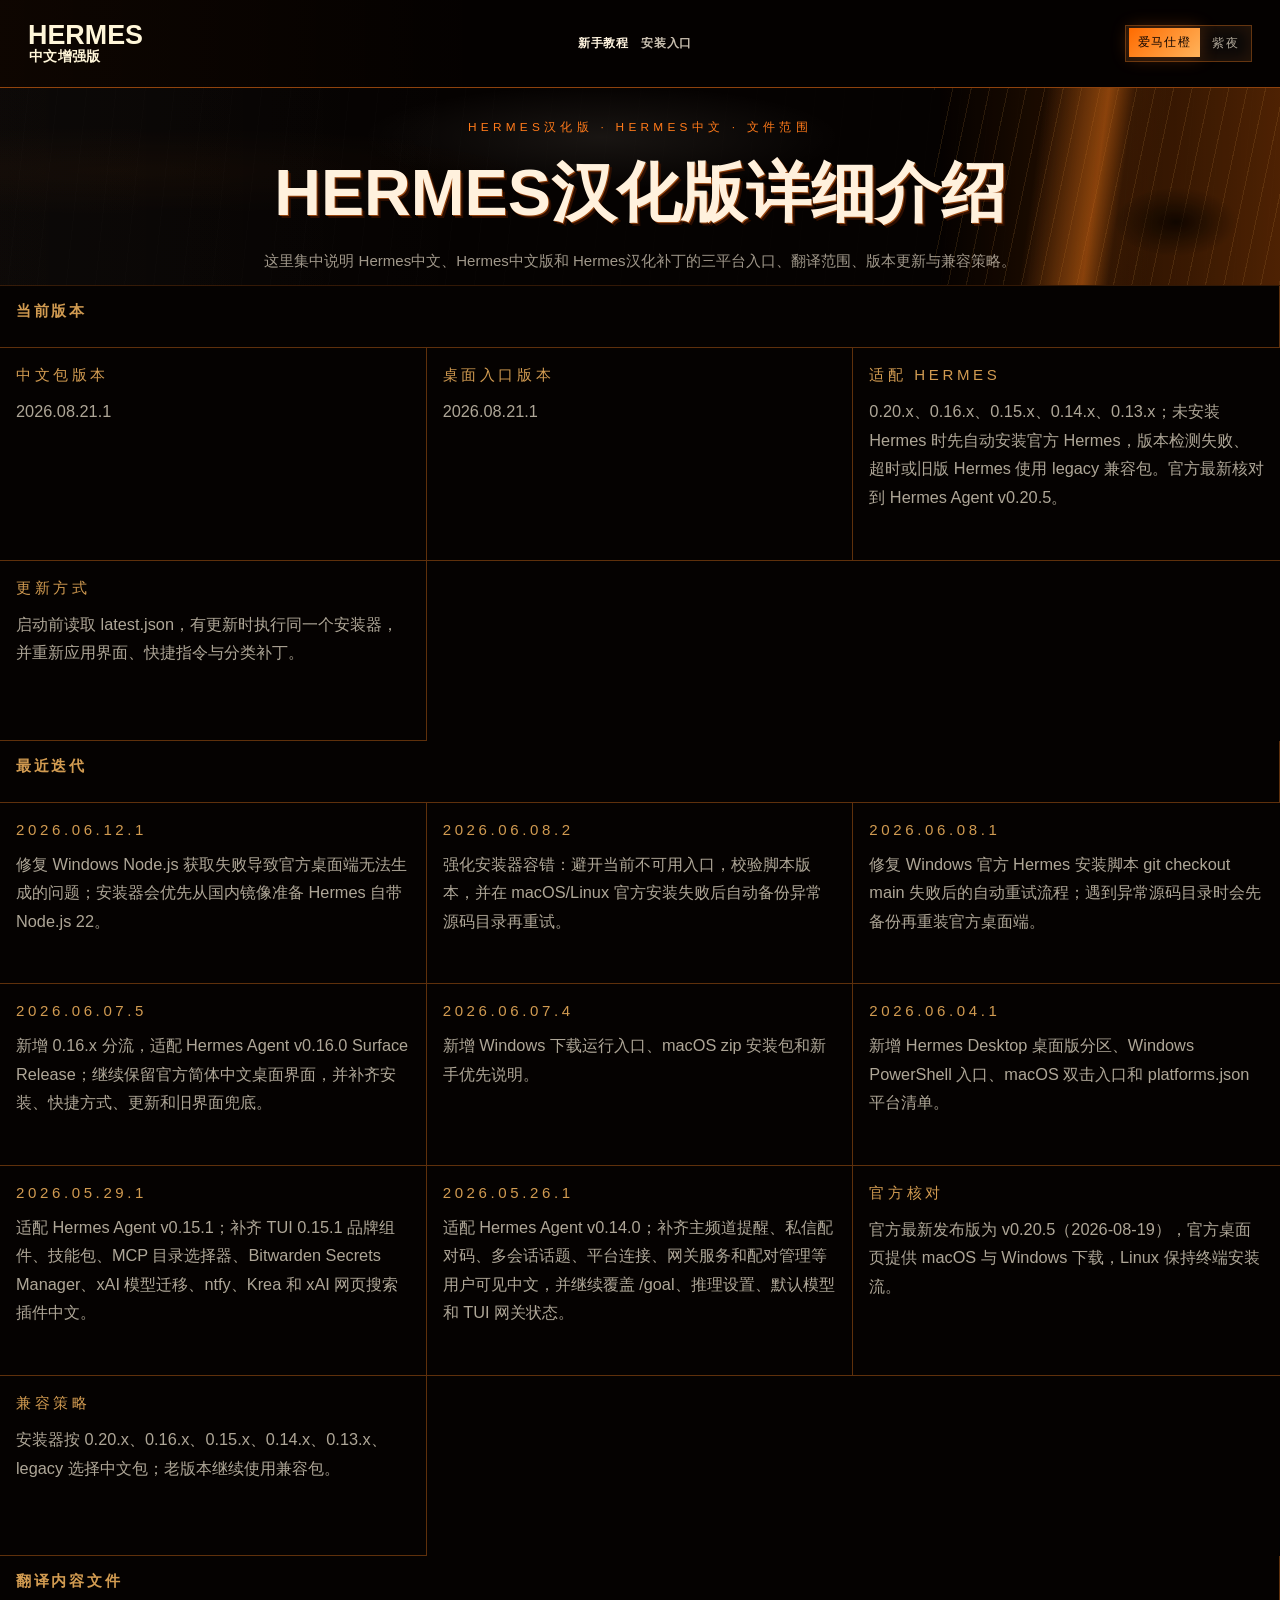
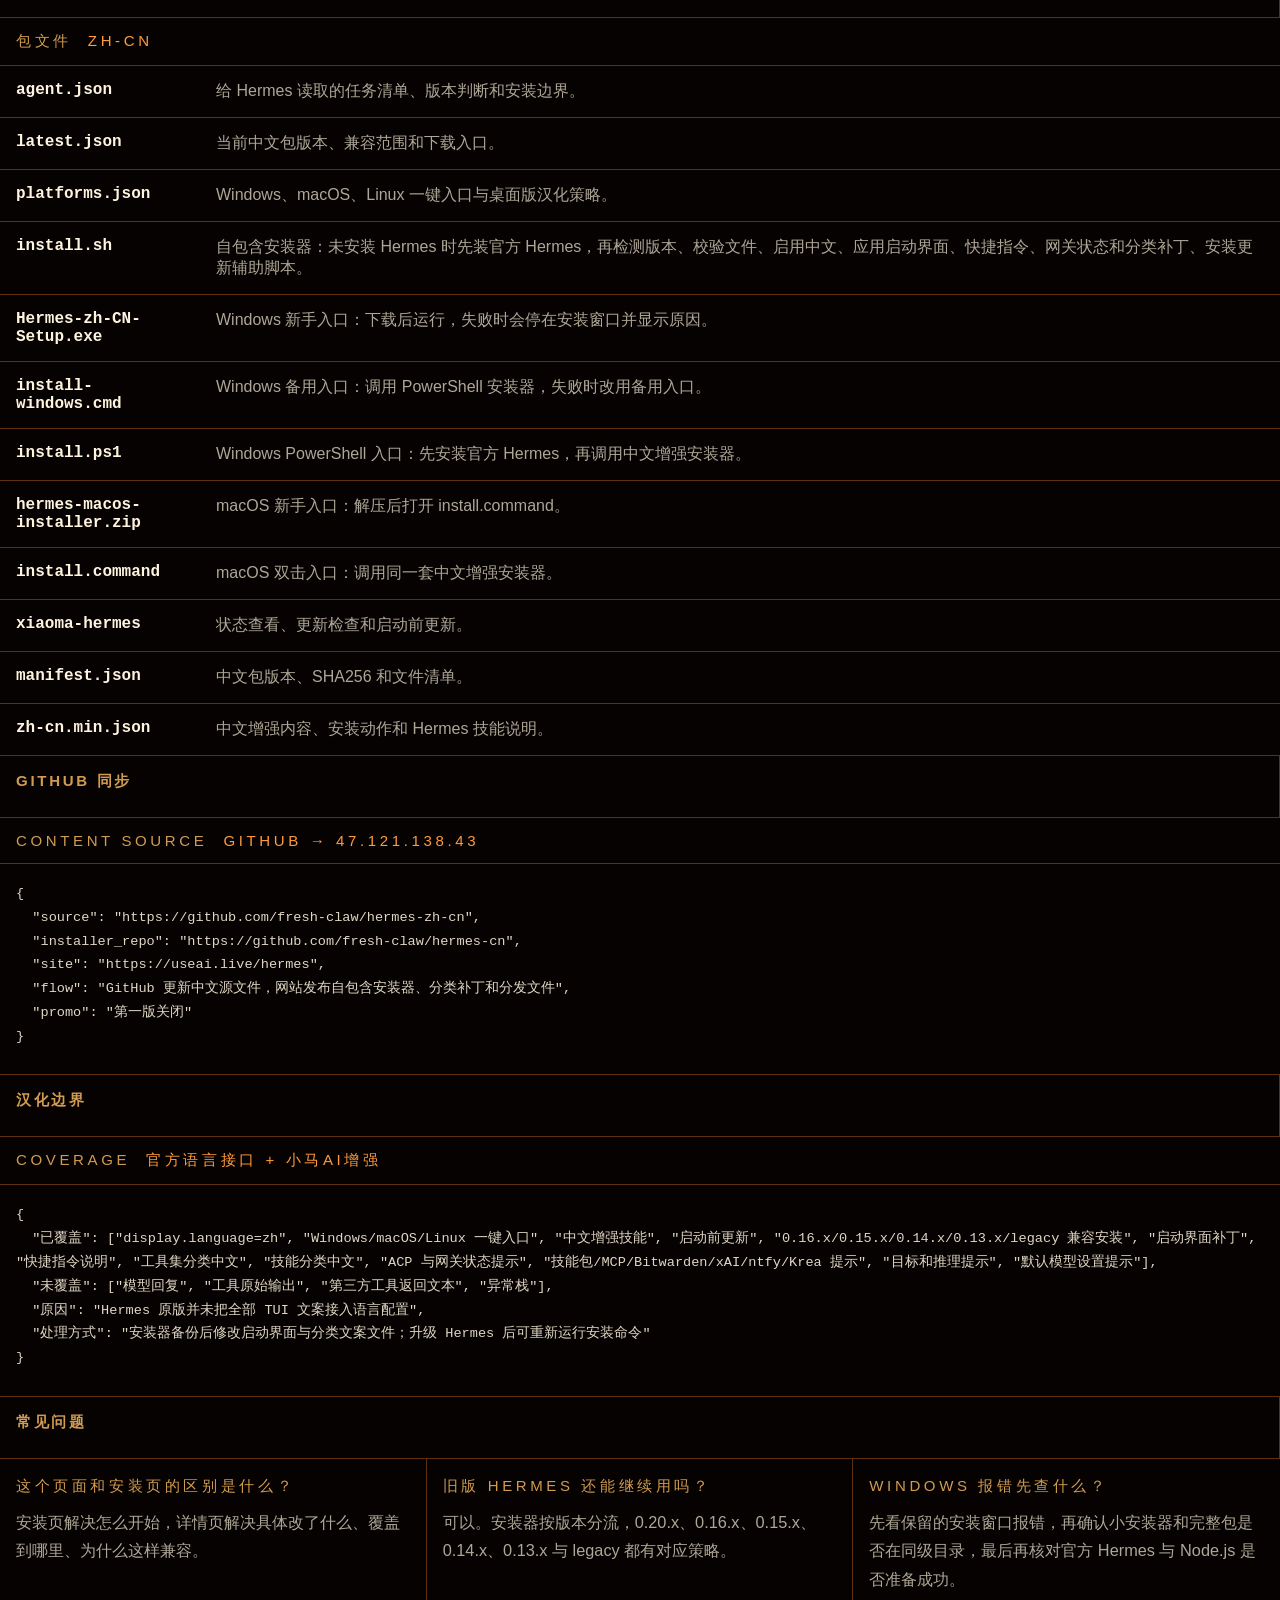
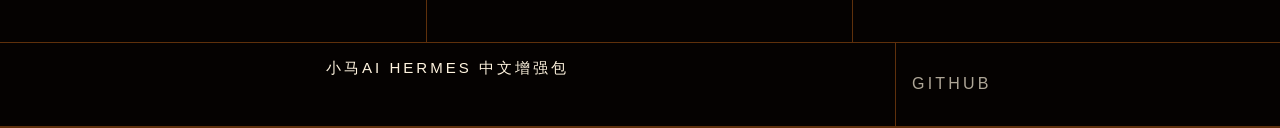
<file: web/details.html>
<!doctype html>
<html lang="zh-CN">
  <head>
    <meta charset="utf-8" />
    <meta name="viewport" content="width=device-width, initial-scale=1" />
    <title>Hermes汉化版详情｜Hermes中文与 Hermes中文版文件范围说明</title>
    <meta
      name="description"
      content="Hermes汉化版详情页：查看 Hermes中文、Hermes中文版和 Hermes汉化补丁的版本、文件范围、兼容策略、GitHub 同步方式与更新说明。"
    />
    <meta name="robots" content="index,follow,max-snippet:-1,max-image-preview:large" />
    <meta
      name="keywords"
      content="Hermes汉化版详情,Hermes中文详情,Hermes中文版详情,Hermes汉化补丁,Hermes Agent 中文补丁,Hermes Agent 汉化文件,Hermes 中文增强包版本,Hermes Agent legacy 兼容,Hermes Agent TUI 汉化"
    />
    <link rel="canonical" href="https://useai.live/hermes/details.html" />
    <link rel="sitemap" type="application/xml" href="https://useai.live/hermes/sitemap.xml" />
    <link rel="alternate" type="text/markdown" href="https://useai.live/hermes/llms.txt" title="LLMs summary" />
    <link rel="alternate" type="text/plain" href="https://useai.live/hermes/llms-full.txt" title="LLMs full summary" />
    <meta property="og:type" content="article" />
    <meta property="og:site_name" content="小马AI" />
    <meta property="og:title" content="Hermes汉化版详情｜Hermes中文与 Hermes中文版文件范围说明" />
    <meta property="og:description" content="查看 Hermes汉化版、Hermes中文和 Hermes中文版的版本、文件范围、兼容策略与更新说明。" />
    <meta property="og:url" content="https://useai.live/hermes/details.html" />
    <meta property="og:image" content="https://useai.live/hermes/assets/site-logo.png" />
    <meta name="twitter:card" content="summary" />
    <meta name="twitter:title" content="Hermes汉化版详情｜Hermes中文与 Hermes中文版文件范围说明" />
    <meta name="twitter:description" content="查看 Hermes汉化版、Hermes中文和 Hermes中文版的版本、文件范围、兼容策略与更新说明。" />
    <meta name="twitter:image" content="https://useai.live/hermes/assets/site-logo.png" />
    <link rel="alternate" hreflang="zh-CN" href="https://useai.live/hermes/details.html" />
    <link rel="alternate" hreflang="x-default" href="https://useai.live/hermes/details.html" />
    <script type="application/ld+json">
{
  "@context": "https://schema.org",
  "@graph": [
    {
      "@type": "WebSite",
      "@id": "http://47.121.138.43/#website",
      "name": "小马AI",
      "url": "http://47.121.138.43/",
      "inLanguage": "zh-CN"
    },
    {
      "@type": "WebPage",
      "@id": "https://useai.live/hermes/details.html#webpage",
      "url": "https://useai.live/hermes/details.html",
      "name": "Hermes汉化版详情｜Hermes中文与 Hermes中文版文件范围说明",
      "description": "Hermes汉化版详情页，说明 Hermes中文、Hermes中文版和 Hermes汉化补丁的版本、文件范围、GitHub 同步方式和 legacy 兼容策略。",
      "inLanguage": "zh-CN",
      "dateModified": "2026-06-12",
      "keywords": [
        "Hermes汉化版详情",
        "Hermes中文详情",
        "Hermes中文版详情",
        "Hermes Agent 中文补丁",
        "Hermes Agent 汉化文件",
        "Hermes Agent 汉化补丁详情",
        "Hermes 中文增强包版本",
        "爱马仕机器人补丁",
        "Hermes Agent legacy 兼容"
      ],
      "isPartOf": { "@id": "http://47.121.138.43/#website" },
      "about": { "@id": "https://useai.live/hermes/#software" }
    },
    {
      "@type": "Article",
      "@id": "https://useai.live/hermes/details.html#article",
      "headline": "Hermes汉化版详情｜Hermes中文与 Hermes中文版文件范围说明",
      "description": "说明 Hermes汉化版、Hermes中文、Hermes中文版和 Hermes汉化补丁的文件范围、更新节奏、兼容版本与安装策略。",
      "mainEntityOfPage": { "@id": "https://useai.live/hermes/details.html#webpage" },
      "author": {
        "@type": "Organization",
        "name": "小马AI"
      },
      "publisher": {
        "@type": "Organization",
        "name": "小马AI",
        "logo": {
          "@type": "ImageObject",
          "url": "https://useai.live/hermes/assets/site-logo.png"
        }
      },
      "dateModified": "2026-06-12",
      "inLanguage": "zh-CN"
    },
    {
      "@type": "FAQPage",
      "@id": "https://useai.live/hermes/details.html#faq",
      "mainEntity": [
        {
          "@type": "Question",
          "name": "Hermes汉化版详情页主要解决什么问题？",
          "acceptedAnswer": {
            "@type": "Answer",
            "text": "主要说明 Hermes汉化版、Hermes中文和 Hermes中文版分别包含哪些文件、适配哪些官方版本、安装失败时如何回退，以及更新后会替换哪些界面与提示。"
          }
        },
        {
          "@type": "Question",
          "name": "Hermes Agent 旧版本还能继续使用中文增强吗？",
          "acceptedAnswer": {
            "@type": "Answer",
            "text": "可以。安装器会按 0.20.x、0.16.x、0.15.x、0.14.x、0.13.x 和 legacy 分流，旧版本优先走兼容包，不强制用户先升级到最新官方版本。"
          }
        },
        {
          "@type": "Question",
          "name": "Windows 安装失败时先看哪里？",
          "acceptedAnswer": {
            "@type": "Answer",
            "text": "先看安装窗口保留的报错文本，再核对是否把完整包与小安装器放在同级目录，最后再看官方 Hermes 和 Node.js 是否成功准备完成。"
          }
        }
      ]
    },
    {
      "@type": "BreadcrumbList",
      "@id": "https://useai.live/hermes/details.html#breadcrumb",
      "itemListElement": [
        {
          "@type": "ListItem",
          "position": 1,
          "name": "Hermes汉化版",
          "item": "https://useai.live/hermes/"
        },
        {
          "@type": "ListItem",
          "position": 2,
          "name": "详细介绍",
          "item": "https://useai.live/hermes/details.html"
        }
      ]
    }
  ]
}
    </script>
    <script>
      try {
        var savedTheme = localStorage.getItem("xiaoma-hermes-theme-v2");
        if (savedTheme === "violet" || savedTheme === "orange") {
          document.documentElement.dataset.theme = savedTheme;
        } else {
          document.documentElement.dataset.theme = "orange";
        }
      } catch {}
    </script>
    <link rel="icon" type="image/png" sizes="32x32" href="./assets/site-logo-32.png?v=20260521" />
    <link rel="apple-touch-icon" sizes="180x180" href="./assets/site-logo-180.png?v=20260521" />
    <link rel="stylesheet" href="./styles.css?v=20260521-community2" />
    <script async src="https://www.googletagmanager.com/gtag/js?id=G-K86930LR8F"></script>
    <script>
      window.dataLayer = window.dataLayer || [];
      function gtag(){dataLayer.push(arguments);}
      gtag("js", new Date());
      gtag("config", "G-K86930LR8F");
    </script>
  </head>
  <body>
    <main class="shell detail-page">
      <header class="topbar" aria-label="主导航">
        <a class="brand" href="./index.html" aria-label="返回小马AI Hermes 中文增强包">
          <span>HERMES</span>
          <span>中文增强版</span>
        </a>
        <nav class="nav" aria-label="页面导航">
          <a class="nav-primary" href="./index.html#beginner">新手教程</a>
          <a href="./index.html">安装入口</a>
        </nav>
        <div class="tools" aria-label="页面工具">
          <div class="theme-switch" aria-label="主题选择">
            <button type="button" class="theme-choice" data-theme-choice="orange" aria-pressed="true">爱马仕橙</button>
            <button type="button" class="theme-choice" data-theme-choice="violet" aria-pressed="false">紫夜</button>
          </div>
        </div>
      </header>

      <section class="hero detail-hero grid">
        <div class="hero-inner">
          <p class="kicker">Hermes汉化版 · Hermes中文 · 文件范围</p>
          <h1>Hermes汉化版详细介绍</h1>
          <p class="lede">这里集中说明 Hermes中文、Hermes中文版和 Hermes汉化补丁的三平台入口、翻译范围、版本更新与兼容策略。</p>
        </div>
      </section>

      <section class="features detail-grid grid" aria-labelledby="version-title">
        <div class="cell section-title">
          <h2 id="version-title">当前版本</h2>
        </div>
        <article class="feature">
          <h3>中文包版本</h3>
          <p>2026.08.21.1</p>
        </article>
	      <article class="feature">
	        <h3>桌面入口版本</h3>
	        <p>2026.08.21.1</p>
	      </article>
        <article class="feature">
          <h3>适配 Hermes</h3>
          <p>0.20.x、0.16.x、0.15.x、0.14.x、0.13.x；未安装 Hermes 时先自动安装官方 Hermes，版本检测失败、超时或旧版 Hermes 使用 legacy 兼容包。官方最新核对到 Hermes Agent v0.20.5。</p>
        </article>
        <article class="feature">
          <h3>更新方式</h3>
          <p>启动前读取 latest.json，有更新时执行同一个安装器，并重新应用界面、快捷指令与分类补丁。</p>
        </article>
      </section>

      <section class="features detail-grid grid" aria-labelledby="iteration-title">
        <div class="cell section-title">
          <h2 id="iteration-title">最近迭代</h2>
        </div>
        <article class="feature">
          <h3>2026.06.12.1</h3>
          <p>修复 Windows Node.js 获取失败导致官方桌面端无法生成的问题；安装器会优先从国内镜像准备 Hermes 自带 Node.js 22。</p>
        </article>
        <article class="feature">
          <h3>2026.06.08.2</h3>
          <p>强化安装器容错：避开当前不可用入口，校验脚本版本，并在 macOS/Linux 官方安装失败后自动备份异常源码目录再重试。</p>
        </article>
        <article class="feature">
          <h3>2026.06.08.1</h3>
          <p>修复 Windows 官方 Hermes 安装脚本 git checkout main 失败后的自动重试流程；遇到异常源码目录时会先备份再重装官方桌面端。</p>
        </article>
        <article class="feature">
          <h3>2026.06.07.5</h3>
          <p>新增 0.16.x 分流，适配 Hermes Agent v0.16.0 Surface Release；继续保留官方简体中文桌面界面，并补齐安装、快捷方式、更新和旧界面兜底。</p>
        </article>
        <article class="feature">
	        <h3>2026.06.07.4</h3>
	        <p>新增 Windows 下载运行入口、macOS zip 安装包和新手优先说明。</p>
	      </article>
	      <article class="feature">
	        <h3>2026.06.04.1</h3>
	        <p>新增 Hermes Desktop 桌面版分区、Windows PowerShell 入口、macOS 双击入口和 platforms.json 平台清单。</p>
	      </article>
        <article class="feature">
          <h3>2026.05.29.1</h3>
          <p>适配 Hermes Agent v0.15.1；补齐 TUI 0.15.1 品牌组件、技能包、MCP 目录选择器、Bitwarden Secrets Manager、xAI 模型迁移、ntfy、Krea 和 xAI 网页搜索插件中文。</p>
        </article>
        <article class="feature">
          <h3>2026.05.26.1</h3>
          <p>适配 Hermes Agent v0.14.0；补齐主频道提醒、私信配对码、多会话话题、平台连接、网关服务和配对管理等用户可见中文，并继续覆盖 /goal、推理设置、默认模型和 TUI 网关状态。</p>
        </article>
        <article class="feature">
          <h3>官方核对</h3>
          <p>官方最新发布版为 v0.20.5（2026-08-19），官方桌面页提供 macOS 与 Windows 下载，Linux 保持终端安装流。</p>
        </article>
        <article class="feature">
          <h3>兼容策略</h3>
          <p>安装器按 0.20.x、0.16.x、0.15.x、0.14.x、0.13.x、legacy 选择中文包；老版本继续使用兼容包。</p>
        </article>
      </section>

      <section class="version grid" aria-labelledby="files-title">
        <div class="cell section-title">
          <h2 id="files-title">翻译内容文件</h2>
        </div>
        <div class="cell resolver file-list">
          <div class="resolver-head">
            <span>包文件</span>
            <strong>zh-CN</strong>
          </div>
          <ul>
            <li><b>agent.json</b><span>给 Hermes 读取的任务清单、版本判断和安装边界。</span></li>
            <li><b>latest.json</b><span>当前中文包版本、兼容范围和下载入口。</span></li>
            <li><b>platforms.json</b><span>Windows、macOS、Linux 一键入口与桌面版汉化策略。</span></li>
            <li><b>install.sh</b><span>自包含安装器：未安装 Hermes 时先装官方 Hermes，再检测版本、校验文件、启用中文、应用启动界面、快捷指令、网关状态和分类补丁、安装更新辅助脚本。</span></li>
	            <li><b>Hermes-zh-CN-Setup.exe</b><span>Windows 新手入口：下载后运行，失败时会停在安装窗口并显示原因。</span></li>
            <li><b>install-windows.cmd</b><span>Windows 备用入口：调用 PowerShell 安装器，失败时改用备用入口。</span></li>
	            <li><b>install.ps1</b><span>Windows PowerShell 入口：先安装官方 Hermes，再调用中文增强安装器。</span></li>
	            <li><b>hermes-macos-installer.zip</b><span>macOS 新手入口：解压后打开 install.command。</span></li>
	            <li><b>install.command</b><span>macOS 双击入口：调用同一套中文增强安装器。</span></li>
            <li><b>xiaoma-hermes</b><span>状态查看、更新检查和启动前更新。</span></li>
            <li><b>manifest.json</b><span>中文包版本、SHA256 和文件清单。</span></li>
            <li><b>zh-cn.min.json</b><span>中文增强内容、安装动作和 Hermes 技能说明。</span></li>
          </ul>
        </div>
      </section>

      <section class="version grid" aria-labelledby="github-title">
        <div class="cell section-title">
          <h2 id="github-title">GitHub 同步</h2>
        </div>
        <div class="cell resolver">
          <div class="resolver-head">
            <span>CONTENT SOURCE</span>
            <strong>GitHub → 47.121.138.43</strong>
          </div>
          <pre>{
  "source": "https://github.com/fresh-claw/hermes-zh-cn",
  "installer_repo": "https://github.com/fresh-claw/hermes-cn",
  "site": "https://useai.live/hermes",
  "flow": "GitHub 更新中文源文件，网站发布自包含安装器、分类补丁和分发文件",
  "promo": "第一版关闭"
}</pre>
        </div>
      </section>

      <section class="version grid" aria-labelledby="scope-title">
        <div class="cell section-title">
          <h2 id="scope-title">汉化边界</h2>
        </div>
        <div class="cell resolver">
          <div class="resolver-head">
            <span>COVERAGE</span>
            <strong>官方语言接口 + 小马AI增强</strong>
          </div>
          <pre>{
  "已覆盖": ["display.language=zh", "Windows/macOS/Linux 一键入口", "中文增强技能", "启动前更新", "0.16.x/0.15.x/0.14.x/0.13.x/legacy 兼容安装", "启动界面补丁", "快捷指令说明", "工具集分类中文", "技能分类中文", "ACP 与网关状态提示", "技能包/MCP/Bitwarden/xAI/ntfy/Krea 提示", "目标和推理提示", "默认模型设置提示"],
  "未覆盖": ["模型回复", "工具原始输出", "第三方工具返回文本", "异常栈"],
  "原因": "Hermes 原版并未把全部 TUI 文案接入语言配置",
  "处理方式": "安装器备份后修改启动界面与分类文案文件；升级 Hermes 后可重新运行安装命令"
}</pre>
        </div>
      </section>

      <section class="features detail-grid grid" aria-labelledby="faq-title">
        <div class="cell section-title">
          <h2 id="faq-title">常见问题</h2>
        </div>
        <article class="feature">
          <h3>这个页面和安装页的区别是什么？</h3>
          <p>安装页解决怎么开始，详情页解决具体改了什么、覆盖到哪里、为什么这样兼容。</p>
        </article>
        <article class="feature">
          <h3>旧版 Hermes 还能继续用吗？</h3>
          <p>可以。安装器按版本分流，0.20.x、0.16.x、0.15.x、0.14.x、0.13.x 与 legacy 都有对应策略。</p>
        </article>
        <article class="feature">
          <h3>Windows 报错先查什么？</h3>
          <p>先看保留的安装窗口报错，再确认小安装器和完整包是否在同级目录，最后再核对官方 Hermes 与 Node.js 是否准备成功。</p>
        </article>
      </section>

      <footer class="footer grid">
        <div class="cell">
          <small>小马AI Hermes 中文增强包</small>
        </div>
        <div class="cell">
          <a href="https://github.com/fresh-claw/hermes-zh-cn" target="_blank" rel="noopener noreferrer">GitHub</a>
        </div>
      </footer>
    </main>
    <script src="./app.js?v=20260514-guide2"></script>
  </body>
</html>
</file>
<file: web/styles.css>
:root {
  --font-display: Arial, "PingFang SC", "Hiragino Sans GB", "Microsoft YaHei", sans-serif;
  --font-body: "PingFang SC", "Hiragino Sans GB", "Microsoft YaHei", Arial, sans-serif;
  --font-code: "SFMono-Regular", "Cascadia Mono", "Courier New", Courier, monospace;
  --bg: #1a0f2e;
  --bg-deep: #0d0718;
  --ink: #fff0dc;
  --muted: rgba(255, 240, 220, 0.62);
  --faint: rgba(255, 240, 220, 0.16);
  --line: rgba(255, 240, 220, 0.24);
  --accent: #d9c3ff;
  --violet: #6d4fc2;
  --electric: #4fd0ff;
  --terminal-ink: rgba(255, 240, 220, 0.82);
  --terminal-panel: rgba(13, 7, 24, 0.92);
  --max: 1384px;
  --cell-pad: 16px;
  --pointer-x: 0px;
  --pointer-y: 0px;
  --cursor-core: rgba(217, 195, 255, 0.2);
  --cursor-soft: rgba(109, 79, 194, 0.11);
  --focus-panel: rgba(255, 240, 220, 0.08);
}

* {
  box-sizing: border-box;
}

html {
  scroll-behavior: smooth;
}

body {
  margin: 0;
  min-height: 100vh;
  background:
    radial-gradient(ellipse at 50% -8%, rgba(217, 195, 255, 0.22), transparent 42%),
    radial-gradient(ellipse at 84% 24%, rgba(79, 208, 255, 0.08), transparent 26%),
    linear-gradient(135deg, rgba(255, 240, 220, 0.04) 0 1px, transparent 1px 20px),
    var(--bg);
  color: var(--ink);
  font-family: var(--font-body);
  text-transform: uppercase;
  overflow-x: hidden;
}

body::before {
  content: "";
  position: fixed;
  inset: 0;
  pointer-events: none;
  background:
    repeating-linear-gradient(0deg, rgba(255,255,255,0.02) 0 1px, transparent 1px 4px),
    repeating-linear-gradient(96deg, rgba(255, 240, 220, 0.032) 0 1px, transparent 1px 13px),
    radial-gradient(circle at 20% 20%, rgba(255, 240, 220, 0.05), transparent 18%),
    radial-gradient(circle at 80% 48%, rgba(217, 195, 255, 0.07), transparent 20%);
  mix-blend-mode: screen;
  opacity: 0.48;
  transform: translate3d(var(--pointer-x), var(--pointer-y), 0);
  animation: texture-drift 18s ease-in-out infinite alternate;
}

body::after {
  content: "";
  position: fixed;
  inset: -18% -24%;
  pointer-events: none;
  background:
    linear-gradient(116deg, transparent 0 42%, rgba(255, 240, 220, 0.07) 42.2% 42.45%, transparent 42.7% 100%),
    linear-gradient(63deg, transparent 0 62%, rgba(79, 208, 255, 0.045) 62.1% 62.25%, transparent 62.4% 100%);
  opacity: 0.42;
  transform: translateX(-4%) rotate(0.001deg);
  animation: light-sweep 12s ease-in-out infinite alternate;
}

a {
  color: inherit;
  text-decoration: none;
}

button {
  color: inherit;
  font: inherit;
}

.shell {
  position: relative;
  z-index: 1;
  width: calc(100% - 56px);
  max-width: min(var(--max), 1380px);
  margin: 28px auto;
  border: 1px solid var(--line);
  background:
    linear-gradient(rgba(26, 15, 46, 0.82), rgba(26, 15, 46, 0.9)),
    radial-gradient(ellipse at 50% 16%, rgba(255, 240, 220, 0.09), transparent 34%);
  min-height: calc(100vh - 56px);
  box-shadow:
    0 34px 110px rgba(0, 0, 0, 0.32),
    inset 0 0 0 1px rgba(255, 240, 220, 0.035);
  animation: shell-enter 620ms cubic-bezier(0.2, 0.72, 0.18, 1) both;
}

.cursor-orb {
  position: fixed;
  left: 0;
  top: 0;
  z-index: 2;
  width: 360px;
  height: 360px;
  border-radius: 50%;
  pointer-events: none;
  opacity: 0;
  background:
    radial-gradient(circle, var(--cursor-core) 0%, var(--cursor-soft) 34%, transparent 68%);
  filter: blur(12px);
  transform: translate3d(-50%, -50%, 0) scale(0.82);
  transition: opacity 160ms ease, transform 180ms ease;
  mix-blend-mode: screen;
}

.cursor-orb.is-active {
  opacity: 1;
  transform: translate3d(-50%, -50%, 0) scale(1);
}

.topbar {
  display: grid;
  grid-template-columns: 278px minmax(430px, 560px) 1fr;
  border-bottom: 1px solid var(--line);
  min-height: 104px;
  animation: rise-in 560ms ease both;
}

.brand {
  display: flex;
  flex-direction: column;
  justify-content: center;
  border-right: 1px solid var(--line);
  padding: 14px 16px;
  font-size: clamp(2rem, 3.2vw, 3.1rem);
  font-family: var(--font-display);
  line-height: 0.82;
  font-weight: 900;
  letter-spacing: 0;
  transition: color 180ms ease, text-shadow 180ms ease, transform 180ms ease;
}

.brand:hover {
  transform: translateX(2px);
}

.brand span {
  white-space: nowrap;
}

.brand span:last-child {
  font-size: clamp(1.28rem, 2.1vw, 2.08rem);
  line-height: 1.04;
}

.nav {
  display: grid;
  grid-template-columns: repeat(3, minmax(132px, 1fr));
}

.nav a,
.tools {
  border-right: 1px solid var(--line);
  padding: 18px 16px;
  font-size: 0.93rem;
  letter-spacing: 0.24em;
  color: var(--muted);
  font-family: var(--font-display);
}

.nav a:hover,
.footer a:hover {
  color: var(--ink);
}

.nav-primary {
  color: var(--ink) !important;
  background: rgba(255, 240, 220, 0.055);
}

.nav a,
.footer a,
.tools > a {
  transition: color 180ms ease, transform 180ms ease;
}

.nav a:hover,
.tools > a:hover,
.footer a:hover {
  transform: translateY(-1px);
}

.tools {
  border-right: 0;
  display: flex;
  justify-content: flex-end;
  align-items: flex-start;
  gap: 12px;
}

.theme-switch {
  display: inline-flex;
  align-items: center;
  gap: 3px;
  border: 1px solid var(--line);
  background: rgba(13, 7, 24, 0.34);
  padding: 3px;
  backdrop-filter: blur(14px);
  transform: translateZ(0);
}

.theme-choice {
  border: 0;
  background: transparent;
  padding: 7px 9px;
  cursor: pointer;
  color: var(--muted);
  font-size: 0.72rem;
  font-family: var(--font-display);
  letter-spacing: 0.12em;
  text-transform: uppercase;
  transition: background 160ms ease, color 160ms ease, transform 160ms ease;
}

.theme-choice:hover {
  color: var(--ink);
}

.theme-choice.is-active {
  background: var(--ink);
  color: var(--bg-deep);
  transform: translateY(-1px);
}

.grid {
  display: grid;
  grid-template-columns: repeat(2, minmax(0, 1fr));
}

.grid > *,
.topbar > * {
  min-width: 0;
}

.hero {
  position: relative;
  overflow: hidden;
  min-height: 720px;
  align-items: center;
  border-bottom: 1px solid var(--line);
  background:
    radial-gradient(ellipse at 50% 22%, rgba(255, 240, 220, 0.16), transparent 31%),
    radial-gradient(ellipse at 50% 76%, rgba(109, 79, 194, 0.28), transparent 34%),
    linear-gradient(90deg, transparent, rgba(255, 240, 220, 0.04), transparent);
}

.hero::before {
  content: "";
  position: absolute;
  inset: 0;
  pointer-events: none;
  background:
    linear-gradient(90deg, transparent 0 49.86%, rgba(255, 240, 220, 0.07) 49.94% 50.06%, transparent 50.14% 100%),
    repeating-linear-gradient(90deg, transparent 0 112px, rgba(255, 240, 220, 0.035) 112px 113px),
    repeating-linear-gradient(0deg, transparent 0 34px, rgba(255, 240, 220, 0.022) 34px 35px);
  opacity: 0.74;
  transform: translate3d(calc(var(--pointer-x) * -0.6), calc(var(--pointer-y) * -0.4), 0);
  animation: grid-breathe 8s ease-in-out infinite alternate;
}

.hero::after {
  content: "";
  position: absolute;
  left: 50%;
  bottom: -27%;
  width: min(940px, 84vw);
  height: 62%;
  pointer-events: none;
  background:
    linear-gradient(90deg, transparent 0 49.7%, rgba(255, 240, 220, 0.2) 49.9% 50.1%, transparent 50.3% 100%),
    linear-gradient(72deg, transparent 0 49.7%, rgba(255, 240, 220, 0.1) 49.9% 50.1%, transparent 50.3% 100%),
    linear-gradient(108deg, transparent 0 49.7%, rgba(255, 240, 220, 0.1) 49.9% 50.1%, transparent 50.3% 100%),
    radial-gradient(ellipse at 50% 0%, rgba(255, 240, 220, 0.14), transparent 40%);
  transform: translateX(-50%) perspective(560px) rotateX(61deg);
  transform-origin: center bottom;
  opacity: 0.58;
}

.hero-inner {
  position: relative;
  z-index: 1;
  grid-column: 1 / -1;
  display: grid;
  grid-template-columns: 1fr;
  gap: 30px;
  align-items: center;
  width: min(920px, calc(100% - 48px));
  margin: 0 auto;
  text-align: center;
  padding: 72px 0 104px;
  max-width: 100%;
  animation: rise-in 680ms 90ms ease both;
}

.hero-copy {
  position: relative;
  isolation: isolate;
}

.hero-copy::before {
  content: "";
  position: absolute;
  left: 50%;
  top: 50%;
  z-index: -1;
  width: min(760px, 86vw);
  aspect-ratio: 1.85;
  border: 1px solid rgba(255, 240, 220, 0.08);
  background:
    radial-gradient(ellipse at 50% 50%, rgba(255, 240, 220, 0.08), transparent 56%),
    repeating-linear-gradient(90deg, transparent 0 30px, rgba(255, 240, 220, 0.028) 30px 31px);
  transform: translate(-50%, -48%) skewX(-7deg);
  opacity: 0.9;
}

.hero-copy::after {
  content: "";
  display: block;
  width: min(430px, 72%);
  height: 1px;
  margin: 28px auto 0;
  background: linear-gradient(90deg, transparent, var(--accent), var(--electric), transparent);
}

.kicker,
.section-title h2,
.terminal-cell h2,
.feature h3,
.footer small,
.resolver-head,
.steps small {
  margin: 0;
  font-size: 0.94rem;
  font-family: var(--font-display);
  letter-spacing: 0.24em;
  font-weight: 500;
}

.kicker {
  color: var(--muted);
  margin-bottom: 12px;
}

h1 {
  margin: 0;
  font-family: var(--font-display);
  font-size: clamp(4.9rem, 9.8vw, 9.7rem);
  line-height: 0.84;
  letter-spacing: 0;
  color: var(--ink);
  text-wrap: balance;
  overflow-wrap: anywhere;
  animation: title-pop 760ms 120ms cubic-bezier(0.2, 0.78, 0.18, 1) both;
}

.lede {
  margin: 26px auto 0;
  max-width: 620px;
  color: var(--muted);
  font-size: 1.06rem;
  line-height: 1.85;
  text-transform: none;
  overflow-wrap: anywhere;
}

.install-stat {
  margin: 0;
  color: rgba(255, 240, 220, 0.7);
  font-size: 0.84rem;
  line-height: 1.6;
  letter-spacing: 0.18em;
  text-transform: uppercase;
}

.install-stat strong {
  color: var(--ink);
  font-family: var(--font-display);
  font-size: 1.12rem;
  letter-spacing: 0;
}

.hero-meta {
  display: flex;
  flex-wrap: wrap;
  align-items: center;
  gap: 14px;
  margin-top: 26px;
  justify-content: center;
}

.hero-community {
  position: absolute;
  right: clamp(18px, 3vw, 42px);
  bottom: clamp(18px, 2.5vw, 34px);
  z-index: 2;
  display: grid;
  grid-template-columns: 54px minmax(0, 1fr);
  gap: 10px;
  align-items: center;
  width: min(248px, 24vw);
  min-width: 214px;
  margin-top: 0;
  padding: 8px;
  border: 1px solid var(--line);
  background:
    linear-gradient(135deg, rgba(255, 240, 220, 0.06), transparent 48%),
    rgba(13, 7, 24, 0.44);
  text-align: left;
  backdrop-filter: blur(12px);
  box-shadow: 10px 10px 0 rgba(13, 7, 24, 0.18);
  transition: transform 180ms ease, border-color 180ms ease, background 180ms ease;
}

.hero-community:hover {
  border-color: var(--accent);
  background: rgba(255, 240, 220, 0.055);
  transform: translateY(-2px);
}

.hero-community img {
  display: block;
  width: 54px;
  height: 54px;
  object-fit: cover;
  background: var(--ink);
  border: 1px solid rgba(255, 240, 220, 0.2);
}

.hero-community b {
  display: block;
  color: var(--ink);
  font-family: var(--font-display);
  font-size: 0.9rem;
  line-height: 1.2;
  letter-spacing: 0.04em;
  text-transform: none;
}

.hero-community small {
  display: block;
  margin-top: 6px;
  color: var(--muted);
  font-size: 0.7rem;
  line-height: 1.35;
  letter-spacing: 0.08em;
  text-transform: none;
}

.guide-jump {
  display: inline-flex;
  align-items: center;
  justify-content: center;
  margin-top: 0;
  border: 1px solid var(--line);
  padding: 10px 15px;
  color: var(--ink);
  font-family: var(--font-display);
  font-size: 0.9rem;
  letter-spacing: 0.08em;
  text-transform: none;
  transition: transform 180ms ease, border-color 180ms ease, background 180ms ease;
}

.guide-jump:hover {
  border-color: var(--accent);
  background: rgba(255, 240, 220, 0.055);
  transform: translateY(-2px);
}

.steps {
  display: flex;
  flex-direction: column;
  gap: 18px;
  margin-top: 0;
  text-align: left;
  max-width: 100%;
}

.platform-lanes {
  display: grid;
  grid-template-columns: minmax(0, 1.06fr) minmax(0, 0.94fr);
  gap: 16px;
  width: min(860px, 100%);
  margin: 0 auto;
}

.platform-card {
  position: relative;
  padding: 18px;
  border: 1px solid var(--line);
  background:
    linear-gradient(135deg, rgba(255, 240, 220, 0.085), transparent 52%),
    rgba(13, 7, 24, 0.46);
  text-align: left;
  backdrop-filter: blur(18px);
  box-shadow: 10px 10px 0 rgba(13, 7, 24, 0.13);
}

.platform-card-primary {
  border-color: color-mix(in srgb, var(--accent) 54%, var(--line));
}

.platform-card small {
  display: block;
  margin-bottom: 10px;
  color: var(--accent);
  font-family: var(--font-display);
  font-size: 0.78rem;
  letter-spacing: 0.16em;
}

.platform-card h2 {
  margin: 0;
  color: var(--ink);
  font-family: var(--font-display);
  font-size: clamp(1.28rem, 2.3vw, 2.05rem);
  line-height: 1.08;
  letter-spacing: 0;
  text-transform: none;
}

.platform-card p {
  margin: 12px 0 14px;
  color: var(--muted);
  font-size: 0.9rem;
  line-height: 1.7;
  text-transform: none;
}

.install-panel {
  position: relative;
  width: min(740px, 100%);
  margin: 0 auto;
  padding: 18px 18px 20px;
  border: 1px solid var(--line);
  background:
    linear-gradient(135deg, rgba(255, 240, 220, 0.08), transparent 44%),
    rgba(13, 7, 24, 0.42);
  backdrop-filter: blur(18px);
  box-shadow:
    14px 14px 0 rgba(13, 7, 24, 0.15),
    0 28px 90px rgba(0, 0, 0, 0.18),
    inset 0 0 0 1px rgba(255, 240, 220, 0.035);
}

.install-panel::before {
  content: "";
  position: absolute;
  inset: 9px;
  border: 1px solid rgba(255, 240, 220, 0.07);
  pointer-events: none;
}

.install-panel-head {
  position: relative;
  display: flex;
  justify-content: space-between;
  gap: 16px;
  align-items: baseline;
  padding-bottom: 16px;
  border-bottom: 1px solid var(--line);
}

.install-panel-head span {
  color: var(--ink);
  font-family: var(--font-display);
  font-size: clamp(1.32rem, 1.8vw, 1.86rem);
  font-weight: 900;
  line-height: 1.1;
  letter-spacing: 0.02em;
  text-transform: none;
}

.install-panel-head small {
  margin: 0;
  color: var(--accent);
  font-size: 0.78rem;
  letter-spacing: 0.1em;
  white-space: nowrap;
}

.steps article > div {
  display: flex;
  align-items: center;
  justify-content: space-between;
  gap: 16px;
  margin-bottom: 7px;
}

.steps article {
  animation: rise-in 560ms ease both;
}

.steps article:nth-child(1) {
  animation-delay: 180ms;
}

.steps article:nth-child(2) {
  animation-delay: 260ms;
}

.steps small {
  color: var(--muted);
  line-height: 1.25;
}

code,
pre {
  font-family: var(--font-code);
  text-transform: none;
  overflow-wrap: anywhere;
  word-break: break-word;
}

.command-input {
  display: grid;
  grid-template-columns: minmax(0, 1fr) auto;
  align-items: stretch;
  border: 1px solid var(--line);
  background:
    linear-gradient(90deg, rgba(255, 240, 220, 0.045), transparent 44%),
    rgba(13, 7, 24, 0.58);
  overflow: hidden;
  transition: border-color 180ms ease, background 180ms ease, transform 180ms ease, box-shadow 180ms ease;
}

.steps code {
  display: flex;
  align-items: center;
  border: 0;
  background: transparent;
  padding: 10px 12px;
  color: var(--ink);
  font-size: 0.82rem;
  line-height: 1.5;
  overflow-wrap: anywhere;
  word-break: break-all;
  white-space: normal;
}

.steps button {
  border: 0;
  border-left: 1px solid var(--line);
  background:
    linear-gradient(135deg, rgba(255, 240, 220, 0.09), rgba(255, 240, 220, 0.025));
  cursor: pointer;
  color: var(--ink);
  font-family: var(--font-code);
  font-size: 0.82rem;
  line-height: 1.5;
  letter-spacing: 0;
  min-width: 58px;
  padding: 10px 12px;
  text-transform: none;
  white-space: nowrap;
  transition: color 160ms ease, background 160ms ease, transform 160ms ease, box-shadow 160ms ease;
}

.steps button:hover,
.steps button:focus-visible {
  color: var(--bg-deep);
  background: var(--accent);
  box-shadow: inset 0 0 0 1px rgba(255, 240, 220, 0.24);
  outline: 0;
}

.steps button:active {
  transform: translateY(1px);
}

.steps article:hover .command-input {
  border-color: var(--accent);
  transform: translateX(4px);
  box-shadow: 0 10px 28px rgba(0, 0, 0, 0.14);
}

.first-use-demo {
  position: relative;
  border-bottom: 1px solid var(--line);
  background:
    linear-gradient(90deg, rgba(255, 240, 220, 0.05), transparent 44%),
    radial-gradient(circle at 82% 22%, rgba(255, 240, 220, 0.1), transparent 24%);
}

.first-use-copy {
  display: flex;
  flex-direction: column;
  gap: 18px;
  padding: 28px var(--cell-pad) 30px;
}

.first-use-copy h2 {
  margin: 0;
  font-family: var(--font-display);
  font-size: clamp(2.1rem, 3.3vw, 3.5rem);
  line-height: 1.02;
  letter-spacing: 0;
  color: var(--ink);
  text-transform: none;
}

.first-use-copy > p:not(.kicker) {
  max-width: 760px;
  margin: 0;
  color: var(--muted);
  font-size: 1rem;
  line-height: 1.78;
  text-transform: none;
}

.first-use-flow {
  display: grid;
  gap: 10px;
}

.first-use-flow article {
  display: grid;
  grid-template-columns: 44px 150px 1fr;
  gap: 12px;
  align-items: center;
  min-height: 58px;
  padding: 12px 0;
  border-top: 1px solid var(--line);
  animation: flow-enter 520ms ease both;
}

.first-use-flow article:nth-child(1) { animation-delay: 120ms; }
.first-use-flow article:nth-child(2) { animation-delay: 220ms; }
.first-use-flow article:nth-child(3) { animation-delay: 320ms; }
.first-use-flow article:nth-child(4) { animation-delay: 420ms; }
.first-use-flow article:nth-child(5) { animation-delay: 520ms; }

.first-use-flow b {
  color: var(--accent);
  font-family: var(--font-code);
  font-size: 0.78rem;
  font-weight: 700;
}

.first-use-flow span {
  color: var(--ink);
  font-family: var(--font-display);
  font-weight: 800;
  letter-spacing: 0.08em;
  text-transform: none;
}

.first-use-flow small {
  color: var(--muted);
  font-size: 0.92rem;
  line-height: 1.55;
  text-transform: none;
}

.first-use-visual {
  display: grid;
  gap: 16px;
  align-content: start;
  background:
    repeating-linear-gradient(115deg, rgba(255, 240, 220, 0.055) 0 1px, transparent 1px 11px),
    linear-gradient(135deg, rgba(13, 7, 24, 0.25), rgba(109, 79, 194, 0.28));
}

.first-use-visual .terminal {
  min-height: 398px;
}

.first-use-visual .terminal-body {
  min-height: 360px;
}

.demo-progress {
  display: grid;
  gap: 9px;
  margin-top: 2px;
}

.demo-progress p {
  position: relative;
  display: grid;
  grid-template-columns: minmax(0, 1fr) 120px;
  gap: 12px;
  align-items: center;
  margin: 0;
  opacity: 0;
  transform: translateY(6px);
  animation: terminal-line 420ms ease forwards;
}

.demo-progress p:nth-child(1) { animation-delay: 2.5s; }
.demo-progress p:nth-child(2) { animation-delay: 2.9s; }
.demo-progress p:nth-child(3) { animation-delay: 3.3s; }
.demo-progress p:nth-child(4) { animation-delay: 3.7s; }
.demo-progress p:nth-child(5) { animation-delay: 4.15s; }

.demo-progress span {
  color: var(--terminal-ink);
}

.demo-progress i {
  display: block;
  height: 4px;
  border: 1px solid rgba(255, 240, 220, 0.28);
  background: linear-gradient(90deg, var(--accent), rgba(255, 240, 220, 0.2));
  transform-origin: left center;
  transform: scaleX(0);
  animation: progress-fill 700ms ease forwards;
}

.demo-progress p:nth-child(1) i { animation-delay: 2.62s; }
.demo-progress p:nth-child(2) i { animation-delay: 3.02s; }
.demo-progress p:nth-child(3) i { animation-delay: 3.42s; }
.demo-progress p:nth-child(4) i { animation-delay: 3.82s; }

.before-after {
  display: grid;
  grid-template-columns: repeat(2, minmax(0, 1fr));
  gap: 10px;
  margin-top: 8px;
}

.before-after div {
  position: relative;
  padding: 10px 12px 12px;
  border: 1px solid rgba(255, 240, 220, 0.18);
  overflow: hidden;
}

.before-after div::after {
  content: "";
  position: absolute;
  inset: 0;
  background: linear-gradient(120deg, transparent, rgba(255, 240, 220, 0.12), transparent);
  transform: translateX(-120%);
  animation: panel-shine 4.8s ease-in-out infinite;
}

.before-after small {
  display: block;
  color: var(--muted);
  font-size: 0.58rem;
  letter-spacing: 0.18em;
}

.before-after b {
  display: block;
  margin-top: 6px;
  color: var(--ink);
  font-family: var(--font-display);
  font-size: 1rem;
  letter-spacing: 0.06em;
}

.first-use-visual .link-list {
  position: static;
  z-index: 1;
  width: 100%;
  display: grid;
  grid-template-columns: repeat(3, minmax(0, 1fr));
  gap: 12px;
}

.first-use-visual .link-list a {
  padding: 12px 0 0;
  border-top: 1px solid var(--line);
  gap: 6px;
}

.first-use-visual .link-list span {
  font-size: 0.86rem;
  letter-spacing: 0.1em;
}

.first-use-visual .link-list small {
  font-size: 0.68rem;
}

.community-band,
.demo-community {
  position: relative;
  overflow: hidden;
  border-bottom: 1px solid var(--line);
  background:
    radial-gradient(circle at 68% 36%, rgba(255, 240, 220, 0.13), transparent 24%),
    linear-gradient(90deg, rgba(255, 240, 220, 0.045), transparent 48%),
    repeating-linear-gradient(115deg, rgba(255, 240, 220, 0.035) 0 1px, transparent 1px 12px);
}

.community-band::before,
.demo-community::before {
  content: "";
  position: absolute;
  inset: -20%;
  pointer-events: none;
  background:
    linear-gradient(118deg, transparent 0 45%, rgba(255, 240, 220, 0.1) 45.1% 45.35%, transparent 45.5% 100%),
    radial-gradient(circle at 82% 22%, rgba(255, 240, 220, 0.08), transparent 12%);
  transform: translate3d(calc(var(--pointer-x) * 0.6), calc(var(--pointer-y) * 0.5), 0);
  animation: light-sweep 13s ease-in-out infinite alternate;
}

.demo-community-visual {
  position: relative;
  z-index: 1;
  min-height: 620px;
}

.demo-community .community-qr-cell {
  align-content: center;
  justify-items: center;
  gap: 22px;
  min-height: 620px;
}

.demo-community .community-copy {
  min-height: 0;
  width: min(430px, 100%);
}

.demo-community .community-copy h2 {
  font-size: clamp(1.72rem, 2.55vw, 2.95rem);
  white-space: nowrap;
}

.demo-community .community-copy p:not(.kicker) {
  max-width: none;
  font-size: 0.98rem;
  line-height: 1.78;
}

.demo-community .qr-stage {
  width: min(360px, 86vw);
}

.demo-community .qr-frame {
  width: min(284px, 78%);
}

.community-copy {
  position: relative;
  z-index: 1;
  display: flex;
  flex-direction: column;
  justify-content: center;
  gap: 20px;
  min-height: 420px;
}

.community-copy h2 {
  margin: 0;
  color: var(--ink);
  font-family: var(--font-display);
  font-size: clamp(2.35rem, 4vw, 4.4rem);
  line-height: 0.98;
  letter-spacing: 0;
  text-transform: none;
  white-space: nowrap;
}

.community-copy p:not(.kicker) {
  max-width: 640px;
  margin: 0;
  color: var(--muted);
  font-size: 1.02rem;
  line-height: 1.82;
  text-transform: none;
}

.community-tags {
  display: flex;
  flex-wrap: wrap;
  gap: 10px;
}

.community-tags span {
  border: 1px solid var(--line);
  padding: 8px 12px;
  color: var(--ink);
  font-family: var(--font-display);
  font-size: 0.8rem;
  letter-spacing: 0.1em;
  background: rgba(13, 7, 24, 0.22);
  animation: flow-enter 520ms ease both;
}

.community-tags span:nth-child(2) { animation-delay: 80ms; }
.community-tags span:nth-child(3) { animation-delay: 160ms; }
.community-tags span:nth-child(4) { animation-delay: 240ms; }

.community-qr-cell {
  position: relative;
  z-index: 1;
  display: grid;
  place-items: center;
  min-height: 420px;
  background:
    linear-gradient(135deg, rgba(13, 7, 24, 0.36), rgba(109, 79, 194, 0.16)),
    repeating-linear-gradient(90deg, transparent 0 72px, rgba(255, 240, 220, 0.035) 72px 73px);
}

.qr-stage {
  position: relative;
  width: min(430px, 86vw);
  aspect-ratio: 1;
  display: grid;
  place-items: center;
  border: 1px solid var(--line);
  background:
    radial-gradient(circle at 50% 50%, rgba(255, 240, 220, 0.14), transparent 58%),
    linear-gradient(135deg, rgba(255, 240, 220, 0.08), rgba(13, 7, 24, 0.3));
  box-shadow:
    16px 16px 0 rgba(13, 7, 24, 0.28),
    inset 0 0 0 1px rgba(255, 240, 220, 0.08);
}

.qr-stage::before,
.qr-stage::after {
  content: "";
  position: absolute;
  pointer-events: none;
}

.qr-stage::before {
  inset: 14px;
  border: 1px solid rgba(255, 240, 220, 0.18);
  background:
    linear-gradient(90deg, transparent 0 49%, rgba(255, 240, 220, 0.14) 49.2% 49.6%, transparent 49.8% 100%),
    linear-gradient(0deg, transparent 0 49%, rgba(255, 240, 220, 0.14) 49.2% 49.6%, transparent 49.8% 100%);
  opacity: 0.55;
}

.qr-stage::after {
  left: 28px;
  right: 28px;
  top: 0;
  height: 2px;
  background: linear-gradient(90deg, transparent, var(--accent), transparent);
  box-shadow: 0 0 18px rgba(255, 240, 220, 0.45);
  animation: scan-line 4.8s ease-in-out infinite;
}

.qr-frame {
  position: relative;
  z-index: 1;
  width: min(340px, 78%);
  aspect-ratio: 1;
  padding: 10px;
  background: var(--ink);
  border: 1px solid rgba(13, 7, 24, 0.16);
  box-shadow:
    0 18px 60px rgba(0, 0, 0, 0.28),
    0 0 0 8px rgba(255, 240, 220, 0.06);
  transform: rotate(-1.5deg);
}

.qr-frame img {
  display: block;
  width: 100%;
  height: 100%;
  object-fit: cover;
}

.beginner-guide {
  position: relative;
  border-bottom: 1px solid var(--line);
  background:
    linear-gradient(90deg, rgba(255, 240, 220, 0.035), transparent 36%),
    linear-gradient(180deg, rgba(255, 240, 220, 0.028), transparent 32%);
}

.beginner-title {
  position: relative;
  padding: 34px var(--cell-pad) 30px;
  background:
    linear-gradient(90deg, rgba(255, 240, 220, 0.055), transparent 48%),
    repeating-linear-gradient(90deg, transparent 0 84px, rgba(255, 240, 220, 0.035) 84px 85px);
}

.beginner-title::after {
  content: "新手入门";
  position: absolute;
  right: var(--cell-pad);
  top: 24px;
  color: var(--muted);
  font-family: var(--font-display);
  font-size: clamp(2.4rem, 6vw, 5.6rem);
  font-weight: 900;
  letter-spacing: 0;
  opacity: 0.08;
  pointer-events: none;
}

.beginner-title h2,
.help-copy h2 {
  margin: 0;
  font-family: var(--font-display);
  font-size: clamp(2rem, 3.2vw, 3.4rem);
  line-height: 0.98;
  letter-spacing: 0;
  color: var(--ink);
  text-transform: none;
}

.beginner-title p,
.help-copy p {
  max-width: 760px;
  margin: 12px 0 0;
  color: var(--muted);
  font-size: 1rem;
  line-height: 1.75;
  text-transform: none;
}

.beginner-panel {
  position: relative;
  border-right: 1px solid var(--line);
  border-bottom: 1px solid var(--line);
  padding: 20px var(--cell-pad) 24px;
  min-width: 0;
  background: rgba(13, 7, 24, 0.08);
}

.beginner-panel:nth-of-type(2) {
  border-right: 0;
}

.beginner-panel small,
.service-links b {
  display: block;
  margin: 0 0 14px;
  color: var(--ink);
  font-family: var(--font-display);
  font-weight: 800;
  letter-spacing: 0.12em;
  text-transform: uppercase;
}

.beginner-panel small {
  color: var(--accent);
}

.beginner-panel ul,
.beginner-panel ol {
  display: grid;
  gap: 12px;
  margin: 0;
  padding: 0;
  list-style: none;
  counter-reset: guide-step;
}

.beginner-panel li {
  display: grid;
  grid-template-columns: 142px 1fr;
  gap: 16px;
  align-items: start;
  padding: 12px 0;
  border-top: 1px solid var(--line);
  color: var(--muted);
  text-transform: none;
}

.beginner-panel ol li {
  counter-increment: guide-step;
  grid-template-columns: 38px 1fr;
}

.beginner-panel ol li::before {
  content: counter(guide-step, decimal-leading-zero);
  color: var(--accent);
  font-family: var(--font-code);
  font-size: 0.78rem;
}

.beginner-panel b {
  color: var(--ink);
  font-family: var(--font-display);
  letter-spacing: 0.03em;
}

.beginner-panel span,
.service-links span {
  color: var(--muted);
  font-size: 0.96rem;
  line-height: 1.7;
  text-transform: none;
}

.beginner-problems {
  grid-column: 1 / -1;
  position: relative;
  padding: 0;
  border-right: 0;
  background:
    linear-gradient(135deg, rgba(255, 240, 220, 0.08), transparent 42%),
    linear-gradient(90deg, rgba(13, 7, 24, 0.15), rgba(13, 7, 24, 0.04));
  overflow: hidden;
}

.beginner-problems::before {
  content: "";
  position: absolute;
  inset: 0;
  pointer-events: none;
  background:
    linear-gradient(90deg, transparent 0 64%, rgba(255, 240, 220, 0.08) 64.1% 64.35%, transparent 64.55% 100%),
    repeating-linear-gradient(115deg, transparent 0 18px, rgba(255, 240, 220, 0.035) 18px 19px);
  opacity: 0.68;
}

.problem-intro {
  position: relative;
  z-index: 1;
  display: grid;
  grid-template-columns: minmax(260px, 0.8fr) minmax(300px, 1fr);
  gap: 18px 34px;
  align-items: end;
  padding: 28px var(--cell-pad) 22px;
  border-bottom: 1px solid var(--line);
}

.problem-intro .kicker {
  grid-column: 1 / -1;
  margin: 0;
  color: var(--accent);
}

.problem-intro h2 {
  margin: 0;
  color: var(--ink);
  font-family: var(--font-display);
  font-size: clamp(2rem, 3vw, 3.2rem);
  line-height: 1.02;
  letter-spacing: 0;
  text-transform: none;
}

.problem-intro p:not(.kicker) {
  margin: 0;
  color: var(--muted);
  font-size: 1rem;
  line-height: 1.78;
  text-transform: none;
}

.problem-list {
  position: relative;
  z-index: 1;
  display: grid;
  grid-template-columns: repeat(3, minmax(0, 1fr));
}

.problem-card {
  min-height: 172px;
  border: 0;
  border-right: 1px solid var(--line);
  border-bottom: 1px solid var(--line);
  background: rgba(13, 7, 24, 0.08);
  transition: background 180ms ease, transform 180ms ease, box-shadow 180ms ease;
}

.problem-card:nth-child(3n) {
  border-right: 0;
}

.problem-card summary {
  display: grid;
  grid-template-columns: 44px minmax(0, 1fr) auto;
  gap: 14px;
  align-items: start;
  min-height: 172px;
  padding: 20px var(--cell-pad);
  cursor: pointer;
  list-style: none;
}

.problem-card summary::-webkit-details-marker {
  display: none;
}

.problem-card:hover,
.problem-card[open] {
  background: rgba(255, 240, 220, 0.05);
  transform: translateY(-2px);
  box-shadow: inset 0 0 0 1px rgba(255, 240, 220, 0.08);
}

.problem-index {
  display: inline-flex;
  align-items: center;
  justify-content: center;
  width: 34px;
  height: 34px;
  border: 1px solid var(--line);
  color: var(--accent);
  font-family: var(--font-code);
  font-size: 0.78rem;
  line-height: 1;
}

.problem-copy b {
  display: block;
  margin: 0 0 10px;
  color: var(--ink);
  font-family: var(--font-display);
  font-size: clamp(1.12rem, 1.35vw, 1.34rem);
  font-weight: 800;
  line-height: 1.18;
  letter-spacing: 0.02em;
  text-transform: none;
}

.problem-copy small,
.problem-card p {
  display: block;
  color: var(--muted);
  font-size: 0.94rem;
  line-height: 1.72;
  text-transform: none;
}

.problem-card p {
  margin: -4px var(--cell-pad) 20px calc(var(--cell-pad) + 58px);
  padding-top: 14px;
  border-top: 1px solid var(--line);
}

.problem-card p b {
  color: var(--ink);
  font-weight: 700;
}

.problem-action {
  align-self: start;
  border: 1px solid var(--line);
  padding: 6px 9px;
  color: var(--ink);
  font-family: var(--font-display);
  font-size: 0.78rem;
  letter-spacing: 0.08em;
  text-transform: none;
  transition: background 160ms ease, color 160ms ease, border-color 160ms ease;
}

.problem-card:hover .problem-action,
.problem-card[open] .problem-action {
  border-color: var(--accent);
  background: var(--accent);
  color: var(--bg-deep);
}

.problem-copy code,
.problem-card code {
  color: var(--ink);
  font-size: 0.86em;
}

.beginner-help {
  display: grid;
  grid-template-columns: minmax(220px, 0.9fr) minmax(280px, 1.1fr);
  gap: 24px;
  align-items: start;
  background:
    linear-gradient(135deg, rgba(255, 240, 220, 0.05), transparent 45%),
    rgba(13, 7, 24, 0.1);
}

.service-links {
  display: grid;
  gap: 12px;
}

.service-links a {
  display: block;
  padding: 15px 0;
  border-top: 1px solid var(--line);
  transition: color 180ms ease, transform 180ms ease, border-color 180ms ease;
}

.service-links a:hover {
  color: var(--ink);
  border-color: var(--accent);
  transform: translateX(5px);
}

.service-links b {
  margin-bottom: 6px;
  letter-spacing: 0.08em;
}

.agent-brief {
  text-transform: none;
}

.agent-brief .cell {
  min-height: 0;
}

.agent-brief-title {
  display: flex;
  align-items: flex-start;
}

.agent-brief-title h2 {
  margin: 0;
  color: var(--ink);
  font-family: var(--font-display);
  font-size: 0.9rem;
  font-weight: 800;
  letter-spacing: 0.18em;
  text-transform: uppercase;
}

.agent-brief ol {
  margin: 0;
  padding-left: 20px;
  color: var(--muted);
}

.agent-brief li {
  margin: 0 0 7px;
  font-size: 0.88rem;
  line-height: 1.62;
}

.agent-brief code {
  color: var(--ink);
  font-size: 0.82rem;
  word-break: break-all;
}

.cell {
  min-height: 120px;
  border-right: 1px solid var(--line);
  border-bottom: 1px solid var(--line);
  padding: var(--cell-pad);
  min-width: 0;
}

.cell:nth-child(2n) {
  border-right: 0;
}

.demo {
  min-height: 408px;
}

.terminal-cell h2,
.section-title h2 {
  font-family: var(--font-display);
  font-weight: 800;
  letter-spacing: 0.18em;
  margin-bottom: 10px;
}

.terminal {
  position: relative;
  min-height: 320px;
  border: 4px double currentColor;
  max-width: 100%;
  overflow: hidden;
  background:
    linear-gradient(rgba(13, 7, 24, 0.92), rgba(13, 7, 24, 0.92)),
    radial-gradient(circle at 72% 20%, rgba(217, 195, 255, 0.1), transparent 32%);
  transform: translateZ(0);
  transition: transform 220ms ease, box-shadow 220ms ease, border-color 220ms ease;
  animation: rise-in 620ms 180ms ease both;
}

.terminal::after {
  content: "";
  position: absolute;
  inset: 0;
  pointer-events: none;
  background: linear-gradient(115deg, transparent 0 38%, rgba(255, 240, 220, 0.12) 40%, transparent 43% 100%);
  transform: translateX(-110%);
  animation: panel-shine 7.5s ease-in-out infinite;
}

.terminal:hover {
  transform: translateY(-3px);
}

.terminal-top {
  display: flex;
  align-items: center;
  gap: 7px;
  height: 30px;
  border-bottom: 1px solid rgba(255, 240, 220, 0.13);
  padding: 0 12px;
}

.terminal-top span {
  width: 8px;
  height: 8px;
  border-radius: 50%;
  background: var(--ink);
}

.terminal-top span:nth-child(2) {
  opacity: 0.62;
}

.terminal-top span:nth-child(3) {
  opacity: 0.34;
}

.terminal-top b {
  margin-left: 8px;
  color: var(--muted);
  font-family: var(--font-code);
  font-size: 0.63rem;
  letter-spacing: 0.2em;
}

.terminal pre {
  margin: 0;
  padding: 16px;
  min-height: 288px;
  color: rgba(255, 240, 220, 0.78);
  font-size: 0.75rem;
  line-height: 1.72;
  white-space: pre-wrap;
}

.terminal-body {
  min-height: 288px;
  padding: 16px;
  color: rgba(255, 240, 220, 0.82);
  font-family: var(--font-code);
  font-size: 0.75rem;
  line-height: 1.72;
  text-transform: none;
}

.tui-body {
  display: flex;
  flex-direction: column;
  gap: 12px;
}

.tui-row {
  display: grid;
  grid-template-columns: 66px 1fr;
  gap: 10px;
  align-items: start;
}

.tui-label {
  color: var(--accent);
  font-size: 0.62rem;
  letter-spacing: 0.16em;
  opacity: 0.8;
}

.tui-user {
  padding-bottom: 10px;
  border-bottom: 1px solid var(--line);
}

.tui-agent p {
  margin: 0;
  color: var(--muted);
}

.typing-line {
  margin: 0;
  min-height: 1.7em;
  white-space: pre-wrap;
  overflow-wrap: anywhere;
  word-break: break-word;
}

.typing-line span {
  overflow-wrap: anywhere;
  word-break: break-word;
}

.typed-command {
  display: inline-block;
  vertical-align: bottom;
}

.typing-cursor {
  display: inline-block;
  width: 0.65ch;
  height: 1.1em;
  margin-left: 2px;
  background: var(--accent);
  vertical-align: -0.18em;
  animation: cursor-blink 760ms steps(2, start) infinite;
}

.terminal-output p {
  margin: 0 0 4px;
  opacity: 0;
  transform: translateY(6px);
  animation: terminal-line 420ms ease forwards;
}

.terminal-output p:nth-child(1) { animation-delay: 2.7s; }
.terminal-output p:nth-child(2) { animation-delay: 3.05s; }
.terminal-output p:nth-child(3) { animation-delay: 3.4s; }
.terminal-output p:nth-child(4) { animation-delay: 3.75s; }
.terminal-output p:nth-child(5) { animation-delay: 4.1s; margin-bottom: 22px; }
.terminal-output p:nth-child(6) { animation-delay: 4.65s; }
.terminal-output p:nth-child(7) { animation-delay: 4.95s; }

.success {
  color: var(--accent);
}

@keyframes cursor-blink {
  0%,
  48% {
    opacity: 1;
  }
  49%,
  100% {
    opacity: 0;
  }
}

@keyframes shell-enter {
  from {
    opacity: 0;
    transform: translateY(14px) scale(0.992);
  }
  to {
    opacity: 1;
    transform: translateY(0) scale(1);
  }
}

@keyframes rise-in {
  from {
    opacity: 0;
    transform: translateY(12px);
  }
  to {
    opacity: 1;
    transform: translateY(0);
  }
}

@keyframes title-pop {
  from {
    opacity: 0;
    transform: translateY(18px) scale(0.98);
  }
  to {
    opacity: 1;
    transform: translateY(0) scale(1);
  }
}

@keyframes texture-drift {
  from {
    background-position: 0 0, 0 0, 0 0;
  }
  to {
    background-position: 0 18px, 24px 0, -18px 10px;
  }
}

@keyframes light-sweep {
  from {
    transform: translateX(-5%) rotate(0.001deg);
  }
  to {
    transform: translateX(5%) rotate(0.001deg);
  }
}

@keyframes grid-breathe {
  from {
    opacity: 0.46;
  }
  to {
    opacity: 0.82;
  }
}

@keyframes frame-float {
  from {
    opacity: 0.42;
  }
  to {
    opacity: 0.64;
  }
}

@keyframes panel-shine {
  0%,
  62% {
    transform: translateX(-110%);
  }
  100% {
    transform: translateX(110%);
  }
}

@keyframes terminal-line {
  to {
    opacity: 1;
    transform: translateY(0);
  }
}

@keyframes flow-enter {
  from {
    opacity: 0;
    transform: translateX(-10px);
  }
  to {
    opacity: 1;
    transform: translateX(0);
  }
}

@keyframes progress-fill {
  to {
    transform: scaleX(1);
  }
}

@keyframes scan-line {
  0%,
  100% {
    transform: translateY(28px);
    opacity: 0.12;
  }
  48%,
  52% {
    opacity: 0.95;
  }
  50% {
    transform: translateY(392px);
  }
}

.prompt {
  color: var(--accent);
}

.image-cell {
  position: relative;
  overflow: hidden;
  background:
    radial-gradient(circle at 58% 44%, rgba(217, 195, 255, 0.22), transparent 12%),
    radial-gradient(circle at 28% 72%, rgba(255, 240, 220, 0.1), transparent 20%),
    linear-gradient(130deg, rgba(13, 7, 24, 0.3), rgba(109, 79, 194, 0.45));
}

.image-cell::before {
  content: "";
  position: absolute;
  inset: -20%;
  background:
    linear-gradient(72deg, transparent 0 43%, rgba(255, 240, 220, 0.08) 43.2% 43.45%, transparent 43.7% 100%),
    linear-gradient(140deg, transparent 0 65%, rgba(255, 240, 220, 0.06) 65.2% 65.45%, transparent 65.7% 100%);
  transform: translate3d(calc(var(--pointer-x) * 0.4), calc(var(--pointer-y) * 0.3), 0);
  animation: light-sweep 11s ease-in-out infinite alternate;
}

.link-list {
  position: absolute;
  left: 40px;
  top: 40px;
  z-index: 1;
  display: flex;
  flex-direction: column;
  gap: 22px;
  width: min(500px, calc(100% - 80px));
}

.link-list a {
  min-height: 0;
  border: 0;
  background: transparent;
  display: flex;
  flex-direction: column;
  align-items: flex-start;
  justify-content: flex-start;
  gap: 5px;
  color: var(--muted);
  text-align: left;
  transition: background 160ms ease, color 160ms ease, transform 160ms ease;
  animation: rise-in 560ms ease both;
}

.link-list a:nth-child(1) {
  animation-delay: 220ms;
}

.link-list a:nth-child(2) {
  animation-delay: 300ms;
}

.link-list a:nth-child(3) {
  animation-delay: 380ms;
}

.link-list a:hover {
  background: transparent;
  color: var(--ink);
  transform: translateX(4px);
}

.link-list span {
  color: var(--ink);
  font-family: var(--font-display);
  font-size: 1rem;
  font-weight: 800;
  letter-spacing: 0.18em;
}

.link-list small {
  width: 100%;
  font-family: var(--font-code);
  font-size: 0.72rem;
  letter-spacing: 0;
  line-height: 1.35;
  text-transform: none;
  overflow-wrap: anywhere;
}

.engraving {
  position: absolute;
  inset: 0;
  background:
    repeating-linear-gradient(115deg, rgba(255, 240, 220, 0.07) 0 1px, transparent 1px 9px),
    radial-gradient(ellipse at 64% 45%, transparent 0 25%, rgba(13, 7, 24, 0.48) 25.3% 26%, transparent 26.4%),
    radial-gradient(ellipse at 44% 60%, rgba(255, 240, 220, 0.2), transparent 8%),
    radial-gradient(ellipse at 54% 58%, rgba(255, 240, 220, 0.14), transparent 15%);
  mix-blend-mode: screen;
  opacity: 0.72;
}

.features {
  grid-template-columns: repeat(3, minmax(0, 1fr));
}

.updates {
  grid-template-columns: repeat(4, minmax(0, 1fr));
}

.updates .section-title {
  background:
    linear-gradient(90deg, rgba(255, 240, 220, 0.05), transparent 52%),
    repeating-linear-gradient(90deg, transparent 0 92px, rgba(255, 240, 220, 0.028) 92px 93px);
}

.updates .feature {
  min-height: 158px;
}

.section-title {
  grid-column: 1 / -1;
  min-height: auto;
}

.feature {
  position: relative;
  border-right: 1px solid var(--line);
  border-bottom: 1px solid var(--line);
  padding: 18px 16px 48px;
  min-height: 180px;
  min-width: 0;
}

.feature:nth-child(3n + 1) {
  border-right: 0;
}

.feature::after {
  content: "";
  position: absolute;
  inset: 8px;
  background: var(--ink);
  opacity: 0;
  transition: opacity 160ms ease;
}

.feature:hover::after {
  opacity: 0.045;
}

.feature h3 {
  color: var(--ink);
}

.feature p {
  color: var(--muted);
  text-transform: none;
  font-size: 1.02rem;
  line-height: 1.75;
  margin: 12px 0 0;
}

.version {
  grid-template-columns: 1fr;
}

.intro-link {
  grid-template-columns: 1fr;
}

.detail-cta {
  display: flex;
  min-height: 112px;
  justify-content: space-between;
  align-items: center;
  gap: 24px;
  border-right: 0;
  color: var(--muted);
  letter-spacing: 0.18em;
}

.detail-cta strong {
  color: var(--accent);
  font-weight: 500;
}

.resolver {
  border-right: 0;
  padding: 0;
}

.resolver-head {
  display: flex;
  justify-content: flex-start;
  gap: 16px;
  padding: 14px 16px;
  border-bottom: 1px solid var(--line);
  color: var(--muted);
}

.resolver-head strong {
  color: var(--accent);
  font-weight: 500;
}

.resolver pre {
  margin: 0;
  padding: 18px 16px 26px;
  color: rgba(255, 240, 220, 0.78);
  font-size: 0.85rem;
  line-height: 1.75;
  white-space: pre-wrap;
  text-transform: none;
}

.footer {
  grid-template-columns: 2fr 1fr;
  border-bottom: 1px solid var(--line);
}

.footer .cell {
  min-height: 84px;
  display: flex;
  flex-direction: column;
  justify-content: center;
  gap: 8px;
}

.footer small,
.footer a {
  font-family: var(--font-display);
  color: var(--muted);
  letter-spacing: 0.2em;
}

.footer small:first-child {
  color: var(--ink);
}

.detail-hero {
  min-height: 360px;
}

.detail-grid {
  grid-template-columns: repeat(3, minmax(0, 1fr));
}

.file-list ul {
  list-style: none;
  margin: 0;
  padding: 0;
}

.file-list li {
  display: grid;
  grid-template-columns: 180px 1fr;
  gap: 20px;
  padding: 15px 16px;
  border-bottom: 1px solid var(--line);
  color: var(--muted);
  text-transform: none;
}

.file-list li:last-child {
  border-bottom: 0;
}

.file-list b {
  color: var(--ink);
  font-family: var(--font-code);
  font-weight: 600;
}

html[data-theme="orange"] {
  --bg: #160801;
  --bg-deep: #050201;
  --ink: #fff4df;
  --muted: rgba(255, 244, 223, 0.68);
  --faint: rgba(255, 125, 22, 0.18);
  --line: rgba(255, 132, 31, 0.36);
  --accent: #ff7a1a;
  --violet: #ff7a1a;
  --electric: #35c9ff;
  --terminal-ink: rgba(255, 244, 223, 0.88);
  --terminal-panel: rgba(8, 3, 0, 0.94);
  --cursor-core: rgba(255, 122, 26, 0.22);
  --cursor-soft: rgba(255, 184, 86, 0.11);
  --focus-panel: rgba(255, 122, 26, 0.1);
}

html[data-theme="orange"] body {
  background:
    radial-gradient(ellipse at 50% -10%, rgba(255, 122, 26, 0.24), transparent 38%),
    radial-gradient(ellipse at 88% 22%, rgba(53, 201, 255, 0.08), transparent 25%),
    linear-gradient(122deg, transparent 0 22%, rgba(255, 122, 26, 0.18) 22% 22.45%, transparent 22.45% 100%),
    linear-gradient(58deg, transparent 0 64%, rgba(255, 179, 88, 0.1) 64% 64.4%, transparent 64.4% 100%),
    repeating-linear-gradient(90deg, rgba(255, 244, 223, 0.026) 0 1px, transparent 1px 96px),
    linear-gradient(155deg, #050201 0%, #130601 44%, #2f1201 100%);
}

html[data-theme="orange"] body::before {
  background:
    repeating-linear-gradient(135deg, rgba(255, 184, 86, 0.08) 0 1px, transparent 1px 12px),
    linear-gradient(90deg, transparent 0 12%, rgba(255, 122, 26, 0.1) 12% 12.2%, transparent 12.2% 78%, rgba(255, 244, 223, 0.08) 78% 78.1%, transparent 78.1% 100%),
    radial-gradient(ellipse at 50% 18%, rgba(255, 122, 26, 0.14), transparent 38%);
  mix-blend-mode: screen;
  opacity: 0.62;
}

html[data-theme="orange"] .shell {
  border-color: rgba(255, 132, 31, 0.42);
  background:
    linear-gradient(rgba(9, 3, 0, 0.72), rgba(18, 6, 1, 0.86)),
    linear-gradient(118deg, rgba(255, 122, 26, 0.13) 0 18%, transparent 18.2% 100%),
    linear-gradient(180deg, rgba(255, 244, 223, 0.035), transparent 36%);
  box-shadow:
    0 34px 120px rgba(0, 0, 0, 0.58),
    inset 0 0 0 1px rgba(255, 244, 223, 0.04);
}

html[data-theme="orange"] .topbar {
  background: rgba(7, 3, 0, 0.45);
  backdrop-filter: blur(18px);
}

html[data-theme="orange"] .brand,
html[data-theme="orange"] h1 {
  color: #fff6d9;
  text-shadow:
    1px 1px 0 rgba(255, 122, 26, 0.78),
    4px 5px 0 rgba(83, 28, 0, 0.52),
    0 0 34px rgba(255, 122, 26, 0.08);
}

html[data-theme="orange"] .hero {
  background:
    radial-gradient(ellipse at 50% 20%, rgba(255, 244, 223, 0.13), transparent 31%),
    radial-gradient(ellipse at 50% 76%, rgba(255, 122, 26, 0.24), transparent 34%),
    radial-gradient(circle at 80% 22%, rgba(53, 201, 255, 0.075), transparent 18%),
    linear-gradient(116deg, transparent 0 58%, rgba(255, 122, 26, 0.12) 58% 58.25%, transparent 58.45% 100%),
    repeating-linear-gradient(0deg, rgba(255, 244, 223, 0.035) 0 1px, transparent 1px 28px),
    linear-gradient(90deg, rgba(255, 122, 26, 0.06), transparent 34%, rgba(255, 190, 96, 0.09));
}

html[data-theme="orange"] .install-panel {
  background:
    linear-gradient(135deg, rgba(255, 122, 26, 0.14), transparent 48%),
    linear-gradient(180deg, rgba(255, 244, 223, 0.052), rgba(8, 3, 0, 0.34));
  box-shadow:
    16px 16px 0 rgba(83, 28, 0, 0.22),
    0 22px 78px rgba(255, 95, 0, 0.08),
    inset 0 0 0 1px rgba(255, 244, 223, 0.05);
}

html[data-theme="orange"] .install-panel-head span {
  color: #fff6d9;
}

html[data-theme="orange"] .hero-community {
  background:
    linear-gradient(135deg, rgba(255, 122, 26, 0.13), transparent 52%),
    rgba(8, 3, 0, 0.36);
  box-shadow:
    10px 10px 0 rgba(83, 28, 0, 0.22),
    inset 0 0 0 1px rgba(255, 244, 223, 0.04);
}

html[data-theme="orange"] .hero-community:hover {
  border-color: #ff9b3d;
  background: rgba(255, 122, 26, 0.08);
}

html[data-theme="orange"] .hero::after {
  content: "";
  position: absolute;
  left: 50%;
  right: auto;
  bottom: -27%;
  width: min(940px, 84vw);
  height: 62%;
  border: 0;
  background:
    linear-gradient(90deg, transparent 0 49.7%, rgba(255, 154, 61, 0.34) 49.9% 50.1%, transparent 50.3% 100%),
    linear-gradient(72deg, transparent 0 49.7%, rgba(255, 184, 86, 0.14) 49.9% 50.1%, transparent 50.3% 100%),
    linear-gradient(108deg, transparent 0 49.7%, rgba(255, 184, 86, 0.14) 49.9% 50.1%, transparent 50.3% 100%),
    radial-gradient(ellipse at 50% 0%, rgba(255, 184, 86, 0.16), transparent 40%);
  transform: translateX(-50%) perspective(560px) rotateX(61deg);
  transform-origin: center bottom;
  opacity: 0.64;
  pointer-events: none;
  animation: grid-breathe 10s ease-in-out infinite alternate;
}

html[data-theme="orange"] .kicker,
html[data-theme="orange"] .section-title h2,
html[data-theme="orange"] .terminal-cell h2,
html[data-theme="orange"] .feature h3,
html[data-theme="orange"] .resolver-head,
html[data-theme="orange"] .steps small {
  color: rgba(255, 189, 99, 0.82);
}

html[data-theme="orange"] .theme-switch {
  background: rgba(5, 2, 1, 0.52);
  box-shadow: inset 0 0 18px rgba(255, 122, 26, 0.12);
}

html[data-theme="orange"] .theme-choice.is-active {
  background: linear-gradient(135deg, #ff6b00, #ffb35b);
  color: #130600;
  box-shadow: 0 0 18px rgba(255, 122, 26, 0.28);
}

html[data-theme="orange"] .nav-primary,
html[data-theme="orange"] .guide-jump {
  background: rgba(255, 122, 26, 0.12);
  border-color: rgba(255, 122, 26, 0.48);
}

html[data-theme="orange"] .command-input,
html[data-theme="orange"] .terminal {
  background:
    linear-gradient(var(--terminal-panel), var(--terminal-panel)),
    linear-gradient(135deg, rgba(255, 122, 26, 0.18), transparent 52%);
}

html[data-theme="orange"] .terminal {
  color: #ffd8a3;
  box-shadow:
    8px 8px 0 rgba(255, 122, 26, 0.2),
    inset 0 0 0 1px rgba(255, 244, 223, 0.07);
}

html[data-theme="orange"] .terminal:hover {
  box-shadow:
    12px 12px 0 rgba(255, 122, 26, 0.24),
    0 20px 64px rgba(255, 95, 0, 0.12),
    inset 0 0 0 1px rgba(255, 244, 223, 0.09);
}

html[data-theme="orange"] .terminal-body,
html[data-theme="orange"] .terminal pre,
html[data-theme="orange"] .resolver pre {
  color: var(--terminal-ink);
}

html[data-theme="orange"] .image-cell {
  background:
    linear-gradient(135deg, rgba(255, 122, 26, 0.2) 0 24%, transparent 24.2%),
    linear-gradient(65deg, transparent 0 69%, rgba(255, 184, 86, 0.16) 69% 69.5%, transparent 69.5% 100%),
    repeating-linear-gradient(115deg, rgba(255, 244, 223, 0.065) 0 1px, transparent 1px 11px),
    linear-gradient(135deg, #100501, #462006);
}

html[data-theme="orange"] .engraving {
  background:
    repeating-linear-gradient(115deg, rgba(255, 244, 223, 0.08) 0 1px, transparent 1px 9px),
    linear-gradient(140deg, transparent 0 38%, rgba(255, 122, 26, 0.34) 38% 38.35%, transparent 38.35% 100%),
    linear-gradient(55deg, transparent 0 66%, rgba(255, 244, 223, 0.18) 66% 66.25%, transparent 66.25% 100%);
  mix-blend-mode: screen;
  opacity: 0.9;
}

html[data-theme="orange"] .link-list a {
  border-left: 2px solid rgba(255, 122, 26, 0.52);
  padding-left: 16px;
  transform-origin: left center;
}

html[data-theme="orange"] .link-list a:hover {
  border-left-color: #ff9b3d;
  transform: translateX(7px) scale(1.015);
}

html[data-theme="orange"] .link-list span {
  color: #fff6d9;
}

html[data-theme="orange"] .link-list small {
  color: rgba(255, 216, 163, 0.78);
}

html[data-theme="orange"] .beginner-title h2,
html[data-theme="orange"] .help-copy h2 {
  color: #fff6d9;
  text-shadow:
    1px 1px 0 rgba(255, 122, 26, 0.42),
    3px 4px 0 rgba(83, 28, 0, 0.34);
}

html[data-theme="orange"] .beginner-guide {
  background:
    linear-gradient(90deg, rgba(255, 122, 26, 0.12), transparent 40%),
    linear-gradient(180deg, rgba(255, 122, 26, 0.055), transparent 34%);
}

html[data-theme="orange"] .community-band,
html[data-theme="orange"] .demo-community {
  background:
    radial-gradient(circle at 72% 36%, rgba(255, 151, 46, 0.18), transparent 24%),
    linear-gradient(90deg, rgba(255, 122, 26, 0.16), transparent 50%),
    repeating-linear-gradient(115deg, rgba(255, 244, 223, 0.045) 0 1px, transparent 1px 12px);
}

html[data-theme="orange"] .community-copy h2 {
  color: #fff6d9;
  text-shadow:
    1px 1px 0 rgba(255, 122, 26, 0.44),
    3px 4px 0 rgba(83, 28, 0, 0.34);
}

html[data-theme="orange"] .community-tags span {
  border-color: rgba(255, 122, 26, 0.42);
  background: rgba(255, 122, 26, 0.1);
}

html[data-theme="orange"] .qr-stage {
  background:
    radial-gradient(circle at 50% 50%, rgba(255, 151, 46, 0.2), transparent 58%),
    linear-gradient(135deg, rgba(255, 122, 26, 0.16), rgba(13, 7, 24, 0.32));
  box-shadow:
    16px 16px 0 rgba(83, 28, 0, 0.3),
    inset 0 0 0 1px rgba(255, 244, 223, 0.08);
}

html[data-theme="orange"] .beginner-title {
  background:
    linear-gradient(90deg, rgba(255, 122, 26, 0.16), transparent 50%),
    repeating-linear-gradient(90deg, transparent 0 84px, rgba(255, 184, 86, 0.05) 84px 85px);
}

html[data-theme="orange"] .beginner-problems {
  background:
    radial-gradient(circle at 72% 20%, rgba(255, 122, 26, 0.18), transparent 28%),
    linear-gradient(135deg, rgba(255, 122, 26, 0.16), transparent 46%),
    linear-gradient(90deg, rgba(13, 7, 24, 0.22), rgba(13, 7, 24, 0.04));
}

html[data-theme="orange"] .problem-intro .kicker,
html[data-theme="orange"] .problem-index {
  color: #ff9b3d;
}

html[data-theme="orange"] .beginner-panel:hover,
html[data-theme="orange"] .problem-card:hover,
html[data-theme="orange"] .problem-card[open],
html[data-theme="orange"] .service-links a:hover {
  background: rgba(255, 122, 26, 0.055);
}

html[data-theme="orange"] .problem-card:hover .problem-action,
html[data-theme="orange"] .problem-card[open] .problem-action {
  border-color: #ff9b3d;
  background: #ff9b3d;
  color: #130600;
}

html[data-theme="orange"] .beginner-panel ol li::before,
html[data-theme="orange"] .service-links a:hover b {
  color: #ff9b3d;
}

html[data-theme="orange"] .feature::after {
  background: #ff7a1a;
}

html[data-theme="orange"] .updates .section-title {
  background:
    linear-gradient(90deg, rgba(255, 122, 26, 0.12), transparent 55%),
    repeating-linear-gradient(90deg, transparent 0 92px, rgba(255, 184, 86, 0.045) 92px 93px);
}

html[data-theme="orange"] .success,
html[data-theme="orange"] .prompt,
html[data-theme="orange"] .tui-label,
html[data-theme="orange"] .resolver-head strong {
  color: #ff9b3d;
}

@media (max-width: 920px) {
  .shell {
    width: calc(100% - 28px);
    margin: 14px auto;
  }

  .topbar {
    grid-template-columns: 1fr;
    min-height: 104px;
  }

  .brand {
    border-right: 0;
  }

  .nav {
    display: grid;
    grid-template-columns: repeat(2, minmax(0, 1fr));
    border-top: 1px solid var(--line);
  }

  .tools {
    display: flex;
    justify-content: space-between;
    align-items: center;
    border-top: 1px solid var(--line);
    padding: 12px 16px;
  }

  .hero {
    min-height: auto;
  }

  .hero-inner {
    grid-template-columns: 1fr;
    padding: 52px 16px 46px;
    width: 100%;
  }

  .install-panel {
    width: min(100%, 620px);
    margin: 0 auto;
  }

  .hero-copy {
    text-align: center;
  }

  .hero-copy::after {
    margin-left: auto;
    margin-right: auto;
  }

  .hero-meta {
    justify-content: center;
  }

  .hero-community {
    position: static;
    margin-left: auto;
    margin-right: auto;
  }

  h1 {
    font-size: clamp(2.75rem, 15vw, 4.3rem);
  }

  .first-use-flow article {
    grid-template-columns: 44px 1fr;
    gap: 8px 12px;
  }

  .first-use-flow small {
    grid-column: 2;
  }

  .first-use-visual .link-list {
    grid-template-columns: 1fr;
  }

  .community-copy,
  .community-qr-cell {
    min-height: 0;
  }

  .community-copy h2 {
    font-size: clamp(2rem, 10vw, 3.2rem);
  }

  .qr-stage {
    width: min(360px, 100%);
  }

  .qr-frame {
    width: min(292px, 78%);
  }

  .grid,
  .features,
  .updates,
  .footer {
    grid-template-columns: 1fr;
  }

  .beginner-panel,
  .beginner-panel:nth-of-type(2),
  .beginner-problems {
    border-right: 0;
  }

  .beginner-help {
    grid-template-columns: 1fr;
  }

  .problem-list {
    grid-template-columns: repeat(2, minmax(0, 1fr));
  }

  .problem-card:nth-child(3n) {
    border-right: 1px solid var(--line);
  }

  .problem-card:nth-child(2n) {
    border-right: 0;
  }

  .cell,
  .feature,
  .cell:nth-child(2n),
  .feature:nth-child(3n + 1) {
    border-right: 0;
  }

  .image-cell {
    min-height: 260px;
  }

  .link-list {
    left: 16px;
    top: 16px;
    width: calc(100% - 32px);
    gap: 16px;
  }

  .resolver-head {
    flex-direction: column;
  }
}

@media (max-width: 520px) {
  .shell {
    width: calc(100% - 18px);
    margin: 9px auto;
  }

  .brand {
    font-size: 2.2rem;
  }

  .tools {
    display: none;
  }

  .kicker,
  .section-title h2,
  .terminal-cell h2,
  .feature h3,
  .footer small,
  .resolver-head,
  .steps small {
    letter-spacing: 0.16em;
  }

  .kicker {
    font-size: 0.78rem;
    overflow-wrap: anywhere;
  }

  h1 {
    font-size: clamp(2.05rem, 8.8vw, 2.65rem);
    line-height: 0.96;
    letter-spacing: 0;
  }

  .lede {
    font-size: 0.98rem;
    max-width: 320px;
  }

  .steps {
    width: min(100%, 320px);
    margin-left: auto;
    margin-right: auto;
  }

  .install-panel {
    width: min(100%, 360px);
    padding: 14px;
    box-shadow:
      10px 10px 0 rgba(13, 7, 24, 0.16),
      inset 0 0 0 1px rgba(255, 240, 220, 0.035);
  }

  .install-panel-head {
    flex-direction: column;
    gap: 6px;
  }

  .install-panel-head small {
    white-space: normal;
  }

  .hero-community {
    grid-template-columns: 62px minmax(0, 1fr);
    width: min(100%, 300px);
    margin-top: 16px;
  }

  .hero-community img {
    width: 62px;
    height: 62px;
  }

  .terminal pre,
  .terminal-body,
  .resolver pre,
  .steps code {
    font-size: 0.75rem;
  }

  .steps small {
    font-size: 0.84rem;
    letter-spacing: 0.09em;
  }

  .terminal pre,
  .steps code {
    white-space: pre-wrap;
    overflow-wrap: anywhere;
    word-break: break-all;
  }

  .terminal-body {
    line-height: 1.55;
  }

  .typing-line,
  .typed-command {
    word-break: break-all;
  }

  .terminal {
    border-width: 3px;
  }

  .cell {
    padding: 16px;
  }

  .beginner-title {
    padding: 24px 16px;
  }

  .beginner-title::after {
    top: 12px;
    right: 16px;
    font-size: 3rem;
  }

  .beginner-panel li,
  .beginner-panel ol li,
  .problem-list,
  .problem-intro {
    grid-template-columns: 1fr;
  }

  .problem-card,
  .problem-card:nth-child(2n),
  .problem-card:nth-child(3n) {
    border-right: 0;
  }

  .problem-card summary {
    grid-template-columns: 38px minmax(0, 1fr);
    min-height: 0;
    padding: 18px 16px;
  }

  .problem-action {
    grid-column: 2;
    width: fit-content;
  }

  .problem-card p {
    margin: -2px 16px 18px 54px;
  }

  .detail-cta,
  .file-list li {
    grid-template-columns: 1fr;
  }
}

/* 2026 fashion refresh: quieter canvas, stronger hierarchy, less visual noise. */
html[data-theme="orange"] body {
  background:
    radial-gradient(ellipse at 50% -18%, rgba(255, 116, 14, 0.22), transparent 42%),
    radial-gradient(ellipse at 78% 18%, rgba(255, 230, 186, 0.055), transparent 24%),
    linear-gradient(110deg, transparent 0 28%, rgba(255, 115, 0, 0.1) 28.08% 28.18%, transparent 28.28% 100%),
    linear-gradient(160deg, #050201 0%, #0e0401 56%, #210b01 100%);
}

html[data-theme="orange"] body::before {
  background:
    radial-gradient(ellipse at 50% 16%, rgba(255, 138, 30, 0.08), transparent 44%),
    repeating-linear-gradient(90deg, transparent 0 112px, rgba(255, 244, 223, 0.018) 112px 113px),
    repeating-linear-gradient(0deg, transparent 0 42px, rgba(255, 244, 223, 0.012) 42px 43px);
  opacity: 0.7;
}

html[data-theme="orange"] body::after {
  background:
    linear-gradient(100deg, transparent 0 46%, rgba(255, 129, 24, 0.08) 46.12% 46.26%, transparent 46.4% 100%),
    linear-gradient(78deg, transparent 0 67%, rgba(255, 244, 223, 0.045) 67.08% 67.16%, transparent 67.3% 100%);
  opacity: 0.34;
}

html[data-theme="orange"] .shell {
  width: calc(100% - 64px);
  max-width: 1400px;
  background:
    linear-gradient(rgba(8, 3, 0, 0.88), rgba(12, 4, 1, 0.92)),
    radial-gradient(ellipse at 50% 8%, rgba(255, 122, 26, 0.08), transparent 34%);
  border-color: rgba(255, 135, 32, 0.38);
  box-shadow:
    0 38px 130px rgba(0, 0, 0, 0.62),
    inset 0 0 0 1px rgba(255, 244, 223, 0.03);
}

html[data-theme="orange"] .topbar {
  grid-template-columns: 260px 300px 1fr;
  min-height: 86px;
  background: rgba(6, 2, 0, 0.72);
}

html[data-theme="orange"] .brand {
  padding: 13px 18px;
  font-size: clamp(1.82rem, 2.65vw, 2.72rem);
  line-height: 0.86;
}

html[data-theme="orange"] .brand span:last-child {
  font-size: clamp(1.18rem, 1.55vw, 1.52rem);
  line-height: 1.04;
}

html[data-theme="orange"] .brand,
html[data-theme="orange"] h1 {
  text-shadow:
    1px 1px 0 rgba(255, 122, 26, 0.58),
    3px 3px 0 rgba(72, 23, 0, 0.54);
}

html[data-theme="orange"] .nav a,
html[data-theme="orange"] .tools {
  padding: 15px 16px;
  font-size: 0.84rem;
  letter-spacing: 0.2em;
}

html[data-theme="orange"] .theme-switch {
  background: rgba(255, 244, 223, 0.035);
}

html[data-theme="orange"] .hero {
  min-height: 690px;
  background:
    radial-gradient(ellipse at 50% 18%, rgba(255, 244, 223, 0.1), transparent 29%),
    radial-gradient(ellipse at 50% 82%, rgba(255, 122, 26, 0.12), transparent 30%),
    linear-gradient(90deg, rgba(255, 122, 26, 0.035), transparent 28%, rgba(255, 244, 223, 0.025) 50%, transparent 72%),
    #090300;
}

html[data-theme="orange"] .hero::before {
  background:
    linear-gradient(90deg, transparent 0 49.92%, rgba(255, 244, 223, 0.08) 49.96% 50.04%, transparent 50.08% 100%),
    repeating-linear-gradient(90deg, transparent 0 132px, rgba(255, 244, 223, 0.018) 132px 133px);
  opacity: 0.58;
}

html[data-theme="orange"] .hero::after {
  bottom: -34%;
  width: min(980px, 72vw);
  height: 58%;
  opacity: 0.38;
  background:
    linear-gradient(90deg, transparent 0 49.75%, rgba(255, 154, 61, 0.32) 49.92% 50.08%, transparent 50.25% 100%),
    linear-gradient(70deg, transparent 0 49.78%, rgba(255, 184, 86, 0.1) 49.94% 50.06%, transparent 50.22% 100%),
    linear-gradient(110deg, transparent 0 49.78%, rgba(255, 184, 86, 0.1) 49.94% 50.06%, transparent 50.22% 100%);
}

html[data-theme="orange"] .hero-inner {
  width: min(860px, calc(100% - 48px));
  padding: 62px 0 76px;
  gap: 26px;
}

html[data-theme="orange"] .hero-copy::before {
  width: min(720px, 82vw);
  border-color: rgba(255, 132, 31, 0.12);
  background:
    radial-gradient(ellipse at 50% 50%, rgba(255, 122, 26, 0.055), transparent 56%),
    repeating-linear-gradient(90deg, transparent 0 34px, rgba(255, 244, 223, 0.014) 34px 35px);
  transform: translate(-50%, -47%) skewX(-6deg);
}

html[data-theme="orange"] .hero-copy::after {
  width: min(360px, 62%);
  margin-top: 24px;
  background: linear-gradient(90deg, transparent, rgba(255, 122, 26, 0.95), rgba(255, 244, 223, 0.5), transparent);
}

html[data-theme="orange"] .kicker {
  margin-bottom: 14px;
  color: rgba(255, 184, 86, 0.82);
  font-size: 0.82rem;
  letter-spacing: 0.22em;
}

html[data-theme="orange"] h1 {
  font-size: clamp(4.05rem, 8.25vw, 7.9rem);
  line-height: 0.86;
}

html[data-theme="orange"] .lede {
  margin-top: 22px;
  color: rgba(255, 244, 223, 0.72);
  font-size: 0.98rem;
  line-height: 1.7;
}

html[data-theme="orange"] .hero-meta {
  margin-top: 20px;
  gap: 12px;
}

html[data-theme="orange"] .install-stat {
  color: rgba(255, 244, 223, 0.62);
  font-size: 0.78rem;
}

html[data-theme="orange"] .guide-jump {
  background: rgba(255, 244, 223, 0.035);
  border-color: rgba(255, 132, 31, 0.38);
  padding: 9px 14px;
}

html[data-theme="orange"] .hero-community {
  position: static;
  width: 220px;
  min-width: 0;
  grid-template-columns: 48px minmax(0, 1fr);
  margin: 18px auto 0;
  padding: 7px;
  border-color: rgba(255, 132, 31, 0.32);
  background:
    linear-gradient(135deg, rgba(255, 244, 223, 0.04), transparent 58%),
    rgba(8, 3, 0, 0.72);
  box-shadow: none;
}

html[data-theme="orange"] .hero-community img {
  width: 48px;
  height: 48px;
}

html[data-theme="orange"] .hero-community b {
  font-size: 0.82rem;
}

html[data-theme="orange"] .hero-community small {
  margin-top: 4px;
  font-size: 0.66rem;
}

html[data-theme="orange"] .install-panel {
  width: min(660px, 100%);
  padding: 14px 16px 16px;
  background:
    linear-gradient(135deg, rgba(255, 244, 223, 0.052), transparent 48%),
    rgba(8, 3, 0, 0.64);
  border-color: rgba(255, 132, 31, 0.34);
  box-shadow: none;
  backdrop-filter: blur(18px);
}

html[data-theme="orange"] .install-panel::before {
  inset: 8px;
  border-color: rgba(255, 244, 223, 0.045);
}

html[data-theme="orange"] .install-panel-head {
  padding-bottom: 12px;
}

html[data-theme="orange"] .install-panel-head span {
  font-size: clamp(1.16rem, 1.5vw, 1.5rem);
}

html[data-theme="orange"] .install-panel-head small {
  color: rgba(255, 184, 86, 0.82);
  font-size: 0.7rem;
}

html[data-theme="orange"] .steps {
  gap: 13px;
}

html[data-theme="orange"] .steps article > div {
  margin-bottom: 5px;
}

html[data-theme="orange"] .steps small {
  color: rgba(255, 184, 86, 0.72);
  font-size: 0.78rem;
  letter-spacing: 0.16em;
}

html[data-theme="orange"] .command-input {
  border-color: rgba(255, 132, 31, 0.34);
  background: rgba(5, 2, 1, 0.78);
}

html[data-theme="orange"] .steps code,
html[data-theme="orange"] .steps button {
  padding-top: 8px;
  padding-bottom: 8px;
  font-size: 0.78rem;
}

html[data-theme="orange"] .steps button {
  background: rgba(255, 122, 26, 0.1);
}

html[data-theme="orange"] .steps article:hover .command-input {
  transform: translateX(0);
  box-shadow: 0 0 0 1px rgba(255, 122, 26, 0.35);
}

html[data-theme="orange"] .beginner-guide {
  background:
    linear-gradient(90deg, rgba(255, 122, 26, 0.055), transparent 45%),
    #0b0301;
}

html[data-theme="orange"] .beginner-title {
  padding: 30px var(--cell-pad) 26px;
  background:
    linear-gradient(90deg, rgba(255, 122, 26, 0.1), transparent 48%),
    #110501;
}

html[data-theme="orange"] .beginner-title::after {
  opacity: 0.055;
}

html[data-theme="orange"] .beginner-title h2,
html[data-theme="orange"] .help-copy h2,
html[data-theme="orange"] .community-copy h2 {
  text-shadow:
    1px 1px 0 rgba(255, 122, 26, 0.34),
    2px 3px 0 rgba(72, 23, 0, 0.32);
}

html[data-theme="orange"] .beginner-problems {
  background:
    linear-gradient(180deg, rgba(255, 122, 26, 0.07), transparent 56%),
    #0a0301;
}

html[data-theme="orange"] .beginner-problems::before {
  background:
    linear-gradient(90deg, transparent 0 50%, rgba(255, 244, 223, 0.035) 50.02% 50.1%, transparent 50.18% 100%),
    repeating-linear-gradient(115deg, transparent 0 20px, rgba(255, 244, 223, 0.02) 20px 21px);
  opacity: 0.5;
}

html[data-theme="orange"] .problem-intro {
  grid-template-columns: minmax(280px, 0.78fr) minmax(280px, 1fr);
  padding: 30px var(--cell-pad) 24px;
}

html[data-theme="orange"] .problem-intro h2 {
  font-size: clamp(2.1rem, 3.2vw, 3.35rem);
  text-shadow:
    1px 1px 0 rgba(255, 122, 26, 0.34),
    2px 3px 0 rgba(72, 23, 0, 0.32);
}

html[data-theme="orange"] .problem-list {
  grid-template-columns: repeat(2, minmax(0, 1fr));
  gap: 0;
  padding: 0 var(--cell-pad) 22px;
}

html[data-theme="orange"] .problem-card,
html[data-theme="orange"] .problem-card:nth-child(2n),
html[data-theme="orange"] .problem-card:nth-child(3n) {
  min-height: 0;
  border-right: 0;
  border-bottom: 1px solid rgba(255, 132, 31, 0.24);
  background: rgba(255, 244, 223, 0.018);
}

html[data-theme="orange"] .problem-card:nth-child(odd) {
  border-right: 1px solid rgba(255, 132, 31, 0.24);
}

html[data-theme="orange"] .problem-card summary {
  min-height: 0;
  grid-template-columns: 42px minmax(0, 1fr) auto;
  padding: 18px 16px;
}

html[data-theme="orange"] .problem-copy b {
  margin-bottom: 7px;
  font-size: clamp(1.02rem, 1.15vw, 1.16rem);
}

html[data-theme="orange"] .problem-copy small,
html[data-theme="orange"] .problem-card p {
  font-size: 0.9rem;
  line-height: 1.68;
}

html[data-theme="orange"] .problem-card p {
  margin: -3px 16px 17px 74px;
}

html[data-theme="orange"] .problem-action {
  padding: 5px 8px;
  font-size: 0.72rem;
  border-color: rgba(255, 132, 31, 0.34);
}

html[data-theme="orange"] .beginner-panel {
  background: rgba(255, 244, 223, 0.016);
}

html[data-theme="orange"] .beginner-panel:hover,
html[data-theme="orange"] .problem-card:hover,
html[data-theme="orange"] .problem-card[open],
html[data-theme="orange"] .service-links a:hover {
  background: rgba(255, 122, 26, 0.04);
}

@media (max-width: 920px) {
  html[data-theme="orange"] .shell {
    width: calc(100% - 28px);
  }

  html[data-theme="orange"] .topbar {
    grid-template-columns: 1fr;
    min-height: 0;
  }

  html[data-theme="orange"] .brand {
    min-height: 88px;
  }

  html[data-theme="orange"] .hero-inner {
    width: 100%;
    padding: 44px 16px 42px;
  }

  html[data-theme="orange"] h1 {
    font-size: clamp(3rem, 15vw, 4.45rem);
  }

  html[data-theme="orange"] .hero-community {
    position: static;
    width: min(300px, 100%);
    grid-template-columns: 56px minmax(0, 1fr);
    margin: 16px auto 0;
  }

  html[data-theme="orange"] .hero-community img {
    width: 56px;
    height: 56px;
  }

  html[data-theme="orange"] .problem-list {
    grid-template-columns: 1fr;
    padding: 0 16px 20px;
  }

  html[data-theme="orange"] .problem-card:nth-child(odd) {
    border-right: 0;
  }
}

@media (max-width: 520px) {
  html[data-theme="orange"] .shell {
    width: calc(100% - 16px);
    margin: 8px auto;
  }

  html[data-theme="orange"] .brand {
    min-height: 80px;
    font-size: 2rem;
  }

  html[data-theme="orange"] .brand:hover {
    transform: none;
  }

  html[data-theme="orange"] .brand span:last-child {
    font-size: 1.08rem;
  }

  html[data-theme="orange"] .nav a {
    padding: 14px 16px;
  }

  html[data-theme="orange"] .hero-inner {
    padding: 36px 14px 32px;
    gap: 22px;
  }

  html[data-theme="orange"] .kicker {
    font-size: 0.72rem;
    letter-spacing: 0.16em;
  }

  html[data-theme="orange"] h1 {
    font-size: clamp(2.28rem, 12vw, 3.18rem);
    line-height: 0.9;
  }

  html[data-theme="orange"] .lede {
    max-width: 300px;
    font-size: 0.9rem;
    line-height: 1.66;
  }

  html[data-theme="orange"] .hero-meta {
    margin-top: 18px;
  }

  html[data-theme="orange"] .guide-jump {
    width: min(100%, 274px);
    font-size: 0.82rem;
  }

  html[data-theme="orange"] .hero-community {
    width: min(100%, 300px);
  }

  html[data-theme="orange"] .install-panel {
    width: min(100%, 338px);
    padding: 13px;
  }

  html[data-theme="orange"] .install-panel-head span {
    font-size: 1.25rem;
  }

  html[data-theme="orange"] .steps {
    width: min(100%, 338px);
  }

  html[data-theme="orange"] .steps code,
  html[data-theme="orange"] .steps button {
    font-size: 0.72rem;
  }

  html[data-theme="orange"] .beginner-title {
    padding: 24px 16px 22px;
  }

  html[data-theme="orange"] .problem-intro {
    padding: 24px 16px 18px;
  }

  html[data-theme="orange"] .problem-intro h2 {
    font-size: 2rem;
  }

  html[data-theme="orange"] .problem-card summary {
    grid-template-columns: 38px minmax(0, 1fr);
    padding: 17px 0;
  }

  html[data-theme="orange"] .problem-action {
    grid-column: 2;
  }

  html[data-theme="orange"] .problem-card p {
    margin: -4px 0 16px 54px;
  }
}

/* Approved first-screen design. */
html[data-theme="orange"] body {
  background:
    radial-gradient(ellipse at 76% 24%, rgba(255, 115, 0, 0.14), transparent 30%),
    linear-gradient(160deg, #030201 0%, #080301 50%, #150701 100%);
}

html[data-theme="orange"] .shell {
  width: 100%;
  max-width: none;
  margin: 0;
  border: 0;
  background: #050201;
  box-shadow: none;
}

html[data-theme="orange"] .topbar {
  position: relative;
  min-height: 88px;
  display: grid;
  grid-template-columns: minmax(168px, 240px) minmax(0, 1fr) minmax(168px, 250px);
  align-items: center;
  padding: 0 clamp(18px, 2.2vw, 28px);
  border-bottom: 1px solid rgba(255, 121, 25, 0.55);
  background:
    linear-gradient(90deg, rgba(255, 121, 25, 0.04), transparent 38%),
    rgba(5, 2, 1, 0.88);
}

html[data-theme="orange"] .brand {
  display: flex;
  flex-direction: row;
  align-items: baseline;
  gap: 7px;
  padding: 0;
  border-right: 0;
  background: transparent;
  font-size: clamp(1.45rem, 2.1vw, 1.9rem);
  line-height: 1;
  text-shadow: none;
}

html[data-theme="orange"] .brand span:last-child {
  font-size: clamp(0.92rem, 1.25vw, 1.22rem);
  line-height: 1;
  font-weight: 700;
}

html[data-theme="orange"] .nav {
  justify-self: center;
  display: inline-flex;
  flex-wrap: nowrap;
  justify-content: center;
  align-items: center;
  gap: clamp(8px, 1vw, 14px);
  width: min(100%, 620px);
  min-width: 0;
  border: 0;
  background: transparent;
  overflow: hidden;
}

html[data-theme="orange"] .nav a,
html[data-theme="orange"] .nav-separator {
  border: 0;
  padding: 0;
  color: rgba(255, 244, 223, 0.78);
  font-family: var(--font-display);
  font-size: clamp(0.76rem, 0.82vw, 0.9rem);
  font-weight: 700;
  letter-spacing: 0.05em;
  line-height: 1;
  white-space: nowrap;
}

html[data-theme="orange"] .nav a:hover,
html[data-theme="orange"] .nav a.nav-primary {
  color: #fff4df;
  background: transparent;
  transform: none;
}

html[data-theme="orange"] .nav-separator {
  color: rgba(255, 244, 223, 0.42);
  font-weight: 400;
}

html[data-theme="orange"] .tools {
  justify-content: flex-end;
  align-items: center;
  gap: 14px;
  padding: 0;
  border: 0;
  min-width: 0;
}

@media (max-width: 1240px) {
  html[data-theme="orange"] .topbar {
    grid-template-columns: minmax(150px, 210px) minmax(0, 1fr) minmax(130px, 190px);
  }

  html[data-theme="orange"] .nav {
    gap: 12px;
  }

  html[data-theme="orange"] .nav-separator {
    display: none;
  }

  html[data-theme="orange"] .version-chip {
    font-size: 0.78rem;
  }
}

html[data-theme="orange"] .version-chip {
  color: rgba(255, 244, 223, 0.52);
  font-family: var(--font-body);
  font-size: 0.9rem;
  letter-spacing: 0;
  text-transform: none;
}

html[data-theme="orange"] .status-dot {
  width: 5px;
  height: 5px;
  border-radius: 999px;
  background: #ff7a1a;
  box-shadow: 0 0 16px rgba(255, 122, 26, 0.74);
}

html[data-theme="orange"] .hero {
  min-height: calc(100vh - 88px);
  border-bottom: 1px solid rgba(255, 121, 25, 0.18);
  background:
    radial-gradient(ellipse at 47% 25%, rgba(255, 244, 223, 0.08), transparent 25%),
    linear-gradient(90deg, rgba(255, 244, 223, 0.018), transparent 38%),
    #050201;
}

html[data-theme="orange"] .hero::before {
  background:
    radial-gradient(ellipse at 9% 42%, rgba(255, 122, 26, 0.055), transparent 27%),
    repeating-linear-gradient(96deg, transparent 0 28px, rgba(255, 244, 223, 0.012) 28px 29px),
    linear-gradient(90deg, rgba(255, 244, 223, 0.018), transparent 36%);
  opacity: 0.7;
}

html[data-theme="orange"] .hero::after {
  left: auto;
  right: 0;
  bottom: 0;
  width: min(360px, 27vw);
  height: 100%;
  opacity: 0.82;
  transform: none;
  background:
    radial-gradient(ellipse at 70% 68%, rgba(0, 0, 0, 0.7), transparent 18%),
    linear-gradient(98deg, transparent 0 30%, rgba(255, 126, 24, 0.58) 47%, rgba(255, 126, 24, 0.06) 54%, transparent 64%),
    repeating-linear-gradient(102deg, rgba(255, 184, 86, 0.14) 0 1px, transparent 1px 18px),
    linear-gradient(90deg, transparent, rgba(255, 112, 10, 0.18), rgba(255, 112, 10, 0.36));
}

html[data-theme="orange"] .hero-inner {
  width: min(1080px, calc(100% - 48px));
  padding: clamp(44px, 5.2vw, 66px) 0 34px;
  gap: 28px;
}

html[data-theme="orange"] .hero-copy::before {
  width: min(680px, 70vw);
  aspect-ratio: 2.7;
  opacity: 0.34;
  border-color: rgba(255, 122, 26, 0.08);
  background:
    radial-gradient(ellipse at 50% 50%, rgba(255, 244, 223, 0.045), transparent 58%),
    repeating-linear-gradient(90deg, transparent 0 36px, rgba(255, 244, 223, 0.01) 36px 37px);
}

html[data-theme="orange"] .hero-copy::after,
html[data-theme="orange"] .hero-meta,
html[data-theme="orange"] .hero-community {
  display: none;
}

html[data-theme="orange"] .hero .kicker {
  color: #ff7a1a;
  font-size: 0.92rem;
  letter-spacing: 0.36em;
}

html[data-theme="orange"] h1 {
  display: grid;
  justify-items: center;
  gap: 0;
  font-size: clamp(4.6rem, 8vw, 8.1rem);
  line-height: 0.89;
  color: #fff1dd;
  text-shadow:
    1px 1px 0 rgba(255, 122, 26, 0.52),
    3px 3px 0 rgba(72, 23, 0, 0.54);
}

html[data-theme="orange"] .hero-title-en {
  font-size: 1em;
  line-height: 0.88;
  text-transform: uppercase;
}

html[data-theme="orange"] .hero-title-cn {
  margin-top: -0.02em;
  font-size: 0.76em;
  line-height: 0.94;
  letter-spacing: 0.02em;
}

html[data-theme="orange"] .lede {
  margin-top: 22px;
  max-width: none;
  color: rgba(255, 244, 223, 0.62);
  font-size: 1rem;
  line-height: 1.6;
}

html[data-theme="orange"] .install-panel.install-ticket {
  position: relative;
  display: grid;
  grid-template-columns: minmax(0, 1fr) 176px;
  width: min(1018px, 100%);
  gap: 0;
  padding: 0;
  border-color: #ff7a1a;
  background:
    linear-gradient(135deg, rgba(255, 244, 223, 0.045), transparent 42%),
    rgba(6, 2, 1, 0.78);
  box-shadow: none;
  overflow: visible;
}

html[data-theme="orange"] .install-panel.install-ticket::before {
  inset: auto;
  left: -6px;
  top: 50%;
  width: 13px;
  height: 42px;
  border: 1px solid #ff7a1a;
  border-left: 0;
  border-radius: 0 999px 999px 0;
  background: #050201;
  transform: translateY(-50%);
}

html[data-theme="orange"] .install-panel.install-ticket::after {
  content: "";
  position: absolute;
  right: 170px;
  top: -8px;
  width: 16px;
  height: 16px;
  border: 1px solid #ff7a1a;
  border-top: 0;
  border-radius: 0 0 999px 999px;
  background: #050201;
}

html[data-theme="orange"] .install-main {
  display: grid;
  gap: 14px;
  padding: 28px 32px 24px;
}

html[data-theme="orange"] .install-panel-head {
  padding-bottom: 16px;
  border-color: rgba(255, 122, 26, 0.38);
  align-items: center;
}

html[data-theme="orange"] .install-panel-head span {
  color: #fff1dd;
  font-size: clamp(1.58rem, 2vw, 2.02rem);
  white-space: nowrap;
}

html[data-theme="orange"] .install-panel-head small {
  color: rgba(255, 244, 223, 0.58);
  font-size: 0.78rem;
  letter-spacing: 0.1em;
  text-align: right;
  line-height: 1.45;
}

html[data-theme="orange"] .install-panel-head strong {
  color: #ff7a1a;
  font-family: var(--font-display);
}

html[data-theme="orange"] .steps article {
  animation: none;
}

html[data-theme="orange"] .steps article > div {
  margin-bottom: 7px;
}

html[data-theme="orange"] .steps small {
  color: #ff7a1a;
  font-size: 0.9rem;
  letter-spacing: 0.16em;
}

html[data-theme="orange"] .command-input {
  border-color: rgba(255, 122, 26, 0.54);
  background: rgba(2, 1, 0, 0.6);
}

html[data-theme="orange"] .steps code {
  padding: 13px 16px;
  color: rgba(255, 244, 223, 0.86);
  font-size: 0.96rem;
}

html[data-theme="orange"] .steps button {
  min-width: 82px;
  padding: 13px 16px;
  border-color: rgba(255, 122, 26, 0.54);
  background: rgba(255, 122, 26, 0.13);
  color: #fff1dd;
  font-size: 0.94rem;
}

html[data-theme="orange"] .install-stub {
  position: relative;
  display: grid;
  align-content: center;
  justify-items: center;
  gap: 13px;
  min-height: 100%;
  padding: 24px 18px;
  border-left: 1px dashed rgba(255, 122, 26, 0.8);
  color: #fff1dd;
  text-align: center;
}

html[data-theme="orange"] .install-stub::after {
  content: "";
  position: absolute;
  right: -6px;
  top: 50%;
  width: 13px;
  height: 42px;
  border: 1px solid #ff7a1a;
  border-right: 0;
  border-radius: 999px 0 0 999px;
  background: #050201;
  transform: translateY(-50%);
}

html[data-theme="orange"] .install-stub b {
  font-family: var(--font-display);
  font-size: 1.04rem;
  line-height: 1.35;
  letter-spacing: 0.04em;
}

html[data-theme="orange"] .install-stub img {
  display: block;
  width: 88px;
  height: 88px;
  padding: 4px;
  object-fit: cover;
  background: #fff1dd;
  border: 1px solid rgba(255, 122, 26, 0.4);
}

html[data-theme="orange"] .install-stub small {
  color: rgba(255, 244, 223, 0.58);
  font-size: 0.72rem;
  letter-spacing: 0.12em;
  line-height: 1.45;
  text-transform: none;
}

html[data-theme="orange"] .hero-guide-strip {
  display: grid;
  grid-template-columns: 120px auto 28px minmax(260px, 1fr);
  align-items: center;
  gap: 16px;
  width: 100%;
  margin-top: 8px;
  padding: 22px 0 0;
  border-top: 1px solid rgba(255, 244, 223, 0.16);
  text-align: left;
}

html[data-theme="orange"] .hero-guide-strip span {
  color: #ff7a1a;
  font-family: var(--font-display);
  font-size: 0.9rem;
  font-weight: 700;
  letter-spacing: 0.14em;
}

html[data-theme="orange"] .hero-guide-strip b {
  color: #fff1dd;
  font-family: var(--font-display);
  font-size: 1.3rem;
  letter-spacing: 0.08em;
}

html[data-theme="orange"] .hero-guide-strip i {
  color: #ff7a1a;
  font-style: normal;
  font-size: 1.3rem;
}

html[data-theme="orange"] .hero-guide-strip small {
  color: rgba(255, 244, 223, 0.54);
  font-size: 0.92rem;
  line-height: 1.6;
  text-transform: none;
}

@media (max-width: 920px) {
  html[data-theme="orange"] .topbar {
    grid-template-columns: 1fr;
    gap: 0;
    padding: 0;
  }

  html[data-theme="orange"] .brand {
    min-height: 80px;
    padding: 0 18px;
  }

  html[data-theme="orange"] .nav {
    width: 100%;
    justify-content: flex-start;
    gap: 10px 14px;
    padding: 14px 18px;
    border-top: 1px solid rgba(255, 122, 26, 0.3);
  }

  html[data-theme="orange"] .nav-separator {
    display: none;
  }

  html[data-theme="orange"] .tools {
    display: none;
  }

  html[data-theme="orange"] .hero-inner {
    padding: 38px 18px 28px;
  }

  html[data-theme="orange"] .install-panel.install-ticket {
    grid-template-columns: 1fr;
    width: min(560px, 100%);
  }

  html[data-theme="orange"] .install-main {
    padding: 22px 22px 18px;
  }

  html[data-theme="orange"] .install-stub {
    grid-template-columns: 64px 1fr;
    justify-items: start;
    text-align: left;
    min-height: 0;
    padding: 14px 18px;
    border-left: 0;
    border-top: 1px dashed rgba(255, 122, 26, 0.68);
  }

  html[data-theme="orange"] .install-stub b {
    grid-column: 2;
    grid-row: 1;
  }

  html[data-theme="orange"] .install-stub img {
    grid-row: 1 / 3;
    width: 58px;
    height: 58px;
  }

  html[data-theme="orange"] .install-stub small {
    grid-column: 2;
  }

  html[data-theme="orange"] .install-panel.install-ticket::after,
  html[data-theme="orange"] .install-stub::after {
    display: none;
  }

  html[data-theme="orange"] .hero-guide-strip {
    grid-template-columns: 1fr auto;
    gap: 8px 12px;
  }

  html[data-theme="orange"] .hero-guide-strip small {
    grid-column: 1 / -1;
  }
}

@media (max-width: 520px) {
  html[data-theme="orange"] .hero {
    min-height: auto;
  }

  html[data-theme="orange"] h1 {
    font-size: clamp(2.85rem, 13vw, 4rem);
  }

  html[data-theme="orange"] .install-panel-head {
    align-items: flex-start;
  }

  html[data-theme="orange"] .install-panel-head span {
    font-size: 1.52rem;
  }

  html[data-theme="orange"] .install-panel-head small {
    text-align: left;
    line-height: 1.55;
  }

  html[data-theme="orange"] .steps code {
    font-size: 0.74rem;
    padding: 11px 12px;
  }

  html[data-theme="orange"] .steps button {
    min-width: 58px;
    font-size: 0.78rem;
    padding: 11px 10px;
  }
}

/* Comment pass: restore the approved layout while tightening hierarchy. */
.visually-hidden {
  position: absolute !important;
  width: 1px !important;
  height: 1px !important;
  margin: -1px !important;
  padding: 0 !important;
  overflow: hidden !important;
  clip: rect(0 0 0 0) !important;
  white-space: nowrap !important;
  border: 0 !important;
}

html[data-theme="orange"] .brand {
  flex-direction: column;
  align-items: flex-start;
  justify-content: center;
  gap: 3px;
  line-height: 0.92;
}

html[data-theme="orange"] .brand span:last-child {
  margin-left: 1px;
  font-size: clamp(0.86rem, 1.04vw, 1.06rem);
  letter-spacing: 0.02em;
}

html[data-theme="orange"] .install-panel.install-ticket {
  grid-template-columns: minmax(0, 1fr) 204px;
  border-width: 1px;
  border-color: rgba(255, 122, 26, 0.88);
  background:
    linear-gradient(135deg, rgba(255, 244, 223, 0.035), transparent 42%),
    rgba(6, 2, 1, 0.82);
}

html[data-theme="orange"] .install-panel.install-ticket::before {
  left: 0;
  width: 30px;
  height: 44px;
  border: 1px solid rgba(255, 122, 26, 0.88);
  border-left: 0;
  border-radius: 0 999px 999px 0;
  background: #050201;
  transform: translate(-50%, -50%);
  box-shadow: inset -8px 0 12px rgba(255, 122, 26, 0.04);
}

html[data-theme="orange"] .install-panel.install-ticket::after {
  right: 204px;
  top: 0;
  width: 26px;
  height: 26px;
  border-color: rgba(255, 122, 26, 0.88);
  border-top: 0;
  border-radius: 0 0 999px 999px;
  background: #050201;
  transform: translate(50%, -50%);
}

html[data-theme="orange"] .install-main {
  position: relative;
}

html[data-theme="orange"] .install-main::after {
  content: "";
  position: absolute;
  right: -13px;
  bottom: 0;
  width: 26px;
  height: 26px;
  border: 1px solid rgba(255, 122, 26, 0.88);
  border-bottom: 0;
  border-radius: 999px 999px 0 0;
  background: #050201;
  transform: translateY(50%);
}

html[data-theme="orange"] .install-panel-head {
  grid-template-columns: minmax(0, auto) auto;
}

html[data-theme="orange"] .install-panel-head small {
  white-space: nowrap;
}

html[data-theme="orange"] .install-stub {
  gap: 12px;
  padding: 24px 22px;
  border-left: 0;
  background:
    radial-gradient(circle at 50% 42%, rgba(255, 122, 26, 0.075), transparent 58%),
    linear-gradient(90deg, rgba(255, 122, 26, 0.025), rgba(255, 244, 223, 0.022));
}

html[data-theme="orange"] .install-stub::before {
  content: "";
  position: absolute;
  left: 0;
  top: 34px;
  bottom: 34px;
  width: 1px;
  pointer-events: none;
  background: repeating-linear-gradient(
    to bottom,
    rgba(255, 122, 26, 0.78) 0 8px,
    transparent 8px 16px
  );
  box-shadow: -1px 0 0 rgba(255, 244, 223, 0.025);
}

html[data-theme="orange"] .install-stub::after {
  right: 0;
  width: 30px;
  height: 44px;
  border-color: rgba(255, 122, 26, 0.88);
  border-right: 0;
  border-radius: 999px 0 0 999px;
  background: #050201;
  transform: translate(50%, -50%);
  box-shadow: inset 8px 0 12px rgba(255, 122, 26, 0.04);
}

html[data-theme="orange"] .install-stub b {
  font-size: 0.9rem;
  line-height: 1.28;
  letter-spacing: 0.01em;
  text-transform: none;
}

html[data-theme="orange"] .install-stub img {
  width: 118px;
  height: 118px;
  padding: 9px;
  background:
    linear-gradient(135deg, #fff0d4 0%, #f6dec0 100%);
  border: 1px solid rgba(255, 122, 26, 0.5);
  box-shadow:
    0 0 0 1px rgba(255, 244, 223, 0.16),
    0 14px 34px rgba(0, 0, 0, 0.34),
    inset 0 0 0 1px rgba(42, 15, 2, 0.12);
  filter: sepia(0.08) saturate(0.96) contrast(1.03);
}

html[data-theme="orange"] .hero-guide-strip {
  grid-template-columns: 120px auto 28px;
  justify-content: start;
}

html[data-theme="orange"] .beginner-guide {
  padding-top: 0;
}

html[data-theme="orange"] .problem-intro {
  grid-template-columns: 1fr;
  align-items: start;
  padding-top: 34px;
}

html[data-theme="orange"] .problem-intro .kicker {
  grid-column: auto;
}

html[data-theme="orange"] .beginner-panel small {
  font-size: 0.86rem;
}

html[data-theme="orange"] .beginner-steps li span code {
  color: #fff4df;
  font-family: var(--font-code);
}

html[data-theme="orange"] .beginner-help {
  grid-column: 1 / -1;
  grid-template-columns: minmax(240px, 0.9fr) minmax(168px, 220px) minmax(300px, 1.1fr);
  align-items: stretch;
}

html[data-theme="orange"] .help-qr {
  position: relative;
  display: grid;
  place-items: center;
  align-content: center;
  gap: 10px;
  min-height: 100%;
  padding: 18px;
  border: 1px solid rgba(255, 122, 26, 0.42);
  color: #fff4df;
  text-align: center;
  background:
    radial-gradient(circle at 50% 32%, rgba(255, 122, 26, 0.12), transparent 48%),
    rgba(255, 244, 223, 0.026);
  overflow: hidden;
}

html[data-theme="orange"] .help-qr::before {
  content: "";
  position: absolute;
  inset: 8px;
  border: 1px solid rgba(255, 244, 223, 0.11);
  pointer-events: none;
}

html[data-theme="orange"] .help-qr b {
  position: relative;
  z-index: 1;
  font-family: var(--font-display);
  font-size: 0.98rem;
  line-height: 1.25;
  letter-spacing: 0.03em;
  white-space: nowrap;
}

html[data-theme="orange"] .help-qr img {
  position: relative;
  z-index: 1;
  width: 124px;
  height: 124px;
  padding: 0;
  object-fit: cover;
  background: transparent;
  border: 0;
  filter: sepia(0.16) saturate(0.92) contrast(1.04);
  box-shadow: none;
}

html[data-theme="orange"] .help-qr span {
  position: relative;
  z-index: 1;
  color: rgba(255, 244, 223, 0.62);
  font-size: 0.75rem;
  letter-spacing: 0.08em;
}

html[data-theme="orange"] .demo-community {
  margin-top: -1px;
}

html[data-theme="orange"] .demo-community-visual {
  grid-column: 1 / -1;
  min-height: 540px;
}

html[data-theme="orange"] .demo-community .terminal {
  min-height: 372px;
}

html[data-theme="orange"] .demo-community .terminal-body {
  min-height: 334px;
}

html[data-theme="orange"] .footer {
  grid-template-columns: minmax(0, 1.4fr) minmax(280px, 0.6fr);
}

html[data-theme="orange"] .footer .cell:first-child {
  display: grid;
  gap: 8px;
}

html[data-theme="orange"] .icp-text {
  color: rgba(255, 244, 223, 0.46);
  font-size: 0.74rem;
  letter-spacing: 0.08em;
}

@media (max-width: 920px) {
  html[data-theme="orange"] .brand {
    align-items: flex-start;
    padding: 0 18px;
  }

  html[data-theme="orange"] .install-panel.install-ticket {
    grid-template-columns: 1fr;
  }

  html[data-theme="orange"] .install-stub {
    grid-template-columns: 84px minmax(0, 1fr);
    gap: 10px 14px;
    padding: 16px 18px;
    border-top: 1px dashed rgba(255, 122, 26, 0.68);
    background: rgba(255, 244, 223, 0.024);
  }

  html[data-theme="orange"] .install-stub::before,
  html[data-theme="orange"] .install-main::after {
    display: none;
  }

  html[data-theme="orange"] .install-stub img {
    width: 78px;
    height: 78px;
  }

  html[data-theme="orange"] .hero-guide-strip {
    grid-template-columns: 1fr auto;
  }

  html[data-theme="orange"] .beginner-help {
    grid-template-columns: 1fr;
  }

  html[data-theme="orange"] .help-qr {
    grid-template-columns: 96px minmax(0, 1fr);
    justify-items: start;
    text-align: left;
    min-height: 0;
  }

  html[data-theme="orange"] .help-qr img {
    grid-row: 1 / 3;
    width: 88px;
    height: 88px;
  }
}

@media (max-width: 520px) {
  html[data-theme="orange"] .brand {
    font-size: 1.72rem;
  }

  html[data-theme="orange"] .brand span:last-child {
    font-size: 0.92rem;
  }

  html[data-theme="orange"] .command-input {
    grid-template-columns: 1fr;
  }

  html[data-theme="orange"] .steps button {
    width: 100%;
    border-left: 0;
    border-top: 1px solid rgba(255, 122, 26, 0.54);
  }

  html[data-theme="orange"] .install-stub b {
    font-size: 0.84rem;
  }

  html[data-theme="orange"] .install-stub small {
    font-size: 0.66rem;
  }

  html[data-theme="orange"] .help-qr b {
    white-space: normal;
  }

  html[data-theme="orange"] .demo-community-visual {
    min-height: 0;
  }
}

/* Raster ticket asset implementation. */
html[data-theme="orange"] .install-panel.install-ticket {
  grid-template-columns: minmax(0, 1fr) clamp(250px, 27%, 320px);
  width: min(1080px, 100%);
  min-height: 362px;
  aspect-ratio: 2.95 / 1;
  border: 0;
  background:
    url("./assets/ticket-shell-orange.png?v=20260524") center / 100% 100% no-repeat;
  filter: drop-shadow(0 18px 48px rgba(0, 0, 0, 0.42));
}

html[data-theme="orange"] .install-panel.install-ticket::before,
html[data-theme="orange"] .install-panel.install-ticket::after,
html[data-theme="orange"] .install-main::after,
html[data-theme="orange"] .install-stub::before,
html[data-theme="orange"] .install-stub::after {
  display: none;
}

html[data-theme="orange"] .install-main {
  gap: 13px;
  padding: clamp(34px, 4.1%, 48px) clamp(36px, 5.6%, 62px) clamp(34px, 4.1%, 48px) clamp(60px, 7.3%, 78px);
  background: transparent;
}

html[data-theme="orange"] .install-panel-head {
  display: grid;
  grid-template-columns: minmax(0, 1fr) auto;
  align-items: center;
  padding: 0 0 4px;
  border: 0;
}

html[data-theme="orange"] .install-panel-head span {
  font-size: clamp(1.62rem, 2.25vw, 2.28rem);
  color: #fff0dc;
  text-shadow:
    0 0 10px rgba(255, 122, 26, 0.18),
    1px 1px 0 rgba(72, 23, 0, 0.78);
}

html[data-theme="orange"] .install-panel-head small {
  color: rgba(255, 143, 40, 0.9);
  font-size: 0.82rem;
  letter-spacing: 0.14em;
  text-shadow: 0 0 14px rgba(255, 122, 26, 0.32);
}

html[data-theme="orange"] .steps article {
  display: grid;
  gap: 6px;
}

html[data-theme="orange"] .steps article > div {
  margin-bottom: 0;
}

html[data-theme="orange"] .steps small {
  color: rgba(255, 127, 28, 0.9);
  font-size: 0.88rem;
  letter-spacing: 0.16em;
  text-shadow: 0 0 10px rgba(255, 122, 26, 0.3);
}

html[data-theme="orange"] .command-input {
  display: grid;
  grid-template-columns: minmax(0, 1fr) clamp(82px, 13%, 108px);
  min-height: 47px;
  border: 0;
  background: transparent;
}

html[data-theme="orange"] .steps article > .command-input {
  display: grid;
  align-items: stretch;
  justify-content: stretch;
  gap: 0;
  margin: 0;
}

html[data-theme="orange"] .steps code {
  align-self: center;
  padding: 11px 16px;
  min-width: 0;
  color: rgba(255, 239, 220, 0.9);
  font-size: clamp(0.78rem, 0.92vw, 0.95rem);
  line-height: 1.35;
  text-shadow: 0 1px 0 rgba(0, 0, 0, 0.7);
  white-space: normal;
  overflow-wrap: anywhere;
  word-break: normal;
}

html[data-theme="orange"] .steps button {
  min-width: 0;
  width: 100%;
  height: 100%;
  padding: 0;
  border: 0;
  background: transparent;
  color: #fff1dd;
  font-family: var(--font-display);
  font-size: clamp(0.88rem, 0.98vw, 1.02rem);
  letter-spacing: 0.06em;
  text-shadow:
    0 0 12px rgba(255, 122, 26, 0.42),
    1px 1px 0 rgba(72, 23, 0, 0.78);
}

html[data-theme="orange"] .steps button:hover {
  background: rgba(255, 122, 26, 0.12);
  box-shadow: inset 0 0 28px rgba(255, 122, 26, 0.2);
}

html[data-theme="orange"] .install-stub {
  align-content: center;
  gap: 11px;
  padding: clamp(34px, 4.2%, 48px) clamp(34px, 4.4%, 48px) clamp(36px, 4.6%, 52px) clamp(18px, 2.2%, 28px);
  border: 0;
  background: transparent;
}

html[data-theme="orange"] .install-stub b {
  font-size: clamp(1.02rem, 1.28vw, 1.26rem);
  line-height: 1.2;
  color: #1f0900;
  text-shadow:
    0 1px 0 rgba(255, 224, 170, 0.38),
    0 0 12px rgba(255, 122, 26, 0.28);
}

html[data-theme="orange"] .install-stub img {
  width: clamp(112px, 10.8vw, 140px);
  height: clamp(112px, 10.8vw, 140px);
  padding: 0;
  border: 0;
  background: transparent;
  box-shadow: none;
  filter: drop-shadow(0 2px 1px rgba(255, 237, 208, 0.16));
}

html[data-theme="orange"] .install-stub small {
  color: rgba(44, 14, 0, 0.86);
  font-size: 0.75rem;
  letter-spacing: 0.1em;
  text-shadow: 0 1px 0 rgba(255, 224, 170, 0.28);
}

@media (max-width: 920px) {
  html[data-theme="orange"] .install-panel.install-ticket {
    grid-template-columns: 1fr;
    aspect-ratio: auto;
    min-height: 0;
    background-size: cover;
    background-position: center;
  }

  html[data-theme="orange"] .install-main {
    padding: 34px 34px 18px;
  }

  html[data-theme="orange"] .install-panel-head {
    grid-template-columns: 1fr;
    gap: 8px;
  }

  html[data-theme="orange"] .install-stub {
    display: grid;
    grid-template-columns: 104px minmax(0, 1fr);
    gap: 8px 16px;
    justify-items: start;
    text-align: left;
    padding: 14px 34px 32px;
  }

  html[data-theme="orange"] .install-stub b {
    grid-column: 2;
    grid-row: 1;
    color: #fff1dd;
  }

  html[data-theme="orange"] .install-stub img {
    grid-row: 1 / 3;
    width: 96px;
    height: 96px;
  }

  html[data-theme="orange"] .install-stub small {
    grid-column: 2;
    color: rgba(255, 244, 223, 0.68);
  }
}

@media (max-width: 520px) {
  html[data-theme="orange"] .install-panel.install-ticket {
    width: min(100%, 350px);
  }

  html[data-theme="orange"] .install-main {
    padding: 30px 24px 16px;
  }

  html[data-theme="orange"] .install-panel-head span {
    font-size: 1.48rem;
  }

  html[data-theme="orange"] .install-panel-head small {
    font-size: 0.74rem;
  }

  html[data-theme="orange"] .command-input {
    grid-template-columns: minmax(0, 1fr) 72px;
  }

  html[data-theme="orange"] .steps code {
    padding: 9px 8px;
    font-size: 0.7rem;
  }

  html[data-theme="orange"] .steps button {
    border-top: 0;
    font-size: 0.78rem;
  }

  html[data-theme="orange"] .install-stub {
    grid-template-columns: 86px minmax(0, 1fr);
    padding: 12px 24px 28px;
  }

  html[data-theme="orange"] .install-stub img {
    width: 78px;
    height: 78px;
  }
}

/* Final ticket alignment pass: place live text on the raster asset grid. */
html[data-theme="orange"] .install-panel.install-ticket {
  position: relative;
  display: block;
  overflow: visible;
  height: clamp(354px, 19.1vw, 370px);
  min-height: 0;
  aspect-ratio: auto;
}

html[data-theme="orange"] .install-main {
  position: static;
  display: block;
  padding: 0;
}

html[data-theme="orange"] .install-main article {
  position: absolute;
  left: 8.7%;
  right: 31.8%;
  display: block;
}

html[data-theme="orange"] .install-main article:nth-of-type(1) {
  top: 35.6%;
}

html[data-theme="orange"] .install-main article:nth-of-type(2) {
  top: 59%;
}

html[data-theme="orange"] .install-main article > div:first-child {
  display: block;
  height: 27px;
}

html[data-theme="orange"] .install-panel-head {
  position: absolute;
  left: 8.6%;
  right: 31.4%;
  top: 13.6%;
  display: grid;
  grid-template-columns: minmax(0, 1fr) auto;
  align-items: end;
  height: 17%;
  padding: 0;
}

html[data-theme="orange"] .command-input,
html[data-theme="orange"] .steps article > .command-input {
  display: grid;
  grid-template-columns: minmax(0, 1fr) 15.8%;
  min-height: 0;
  height: clamp(45px, 4.7vw, 61px);
  align-items: stretch;
}

html[data-theme="orange"] .steps code {
  display: flex;
  align-items: center;
  padding: 0 16px;
}

html[data-theme="orange"] .install-stub {
  position: absolute;
  top: 13.6%;
  right: 4.3%;
  bottom: 9.6%;
  width: 20.8%;
  display: flex;
  flex-direction: column;
  align-items: center;
  justify-content: center;
  gap: clamp(8px, 1.1vw, 15px);
  padding: 0;
}

html[data-theme="orange"] .install-stub b {
  font-size: clamp(1.1rem, 1.42vw, 1.42rem);
  letter-spacing: 0.015em;
}

html[data-theme="orange"] .install-stub img {
  width: clamp(118px, 9.4vw, 136px);
  height: clamp(118px, 9.4vw, 136px);
  opacity: 0.96;
}

html[data-theme="orange"] .install-stub small {
  font-size: clamp(0.72rem, 0.82vw, 0.82rem);
}

@media (max-width: 920px) {
  html[data-theme="orange"] .install-panel.install-ticket {
    display: grid;
    grid-template-columns: 1fr;
    gap: 0;
    padding: 34px;
    height: auto;
  }

  html[data-theme="orange"] .install-main {
    display: grid;
    gap: 14px;
  }

  html[data-theme="orange"] .install-panel-head,
  html[data-theme="orange"] .install-main article,
  html[data-theme="orange"] .install-stub {
    position: relative;
    inset: auto;
    width: auto;
  }

  html[data-theme="orange"] .install-panel-head {
    height: auto;
    align-items: start;
  }

  html[data-theme="orange"] .install-main article:nth-of-type(1),
  html[data-theme="orange"] .install-main article:nth-of-type(2) {
    top: auto;
  }

  html[data-theme="orange"] .install-main article > div:first-child {
    height: auto;
    margin-bottom: 8px;
  }

  html[data-theme="orange"] .command-input,
  html[data-theme="orange"] .steps article > .command-input {
    height: auto;
    min-height: 48px;
    grid-template-columns: minmax(0, 1fr) 78px;
  }

  html[data-theme="orange"] .install-stub {
    display: grid;
    grid-template-columns: 104px minmax(0, 1fr);
    gap: 8px 16px;
    justify-items: start;
    text-align: left;
    margin-top: 12px;
  }

  html[data-theme="orange"] .install-stub b,
  html[data-theme="orange"] .install-stub small {
    grid-column: 2;
  }

  html[data-theme="orange"] .install-stub img {
    grid-row: 1 / 3;
    width: 96px;
    height: 96px;
  }
}

@media (max-width: 520px) {
  html[data-theme="orange"] .install-panel.install-ticket {
    width: min(100%, 350px);
    padding: 22px;
    border: 1px solid rgba(255, 122, 26, 0.78);
    background:
      linear-gradient(135deg, rgba(255, 122, 26, 0.14), transparent 34%),
      linear-gradient(180deg, rgba(255, 244, 223, 0.045), rgba(255, 122, 26, 0.045)),
      rgba(8, 3, 1, 0.86);
    box-shadow:
      0 0 0 1px rgba(255, 211, 150, 0.08) inset,
      0 18px 46px rgba(0, 0, 0, 0.48);
    filter: none;
  }

  html[data-theme="orange"] .install-panel.install-ticket::before,
  html[data-theme="orange"] .install-panel.install-ticket::after {
    display: block;
    content: "";
    position: absolute;
    top: 50%;
    width: 20px;
    height: 42px;
    border: 1px solid rgba(255, 122, 26, 0.78);
    background: rgb(6, 2, 1);
    transform: translateY(-50%);
  }

  html[data-theme="orange"] .install-panel.install-ticket::before {
    left: -1px;
    border-left: 0;
    border-radius: 0 999px 999px 0;
  }

  html[data-theme="orange"] .install-panel.install-ticket::after {
    right: -1px;
    border-right: 0;
    border-radius: 999px 0 0 999px;
  }

  html[data-theme="orange"] .install-panel-head {
    gap: 8px;
    grid-template-columns: 1fr;
  }

  html[data-theme="orange"] .install-panel-head span {
    line-height: 1.1;
  }

  html[data-theme="orange"] .install-panel-head small {
    line-height: 1.4;
  }

  html[data-theme="orange"] .steps article {
    gap: 7px;
  }

  html[data-theme="orange"] .install-stub {
    grid-template-columns: 86px minmax(0, 1fr);
    margin-top: 16px;
    padding-top: 16px;
    border-top: 1px dashed rgba(255, 122, 26, 0.42);
  }

  html[data-theme="orange"] .install-stub img {
    width: 78px;
    height: 78px;
    padding: 5px;
    border: 1px solid rgba(255, 122, 26, 0.46);
    background:
      linear-gradient(135deg, rgba(255, 248, 223, 0.98), rgba(244, 187, 116, 0.88));
    box-shadow:
      0 0 0 1px rgba(65, 22, 0, 0.12) inset,
      0 0 18px rgba(255, 122, 26, 0.18);
  }
}

@media (min-width: 921px) {
  html[data-theme="orange"] .install-stub {
    display: block;
    height: auto;
    min-height: 0;
    padding: 0;
    background: transparent;
  }

  html[data-theme="orange"] .install-stub b,
  html[data-theme="orange"] .install-stub img,
  html[data-theme="orange"] .install-stub small {
    position: absolute;
    left: 50%;
    transform: translateX(-50%);
  }

  html[data-theme="orange"] .install-stub b {
    top: 5.8%;
    width: 100%;
    text-align: center;
    font-size: clamp(1.02rem, 1.2vw, 1.22rem);
    line-height: 1.14;
  }

  html[data-theme="orange"] .install-stub img {
    top: 39.5%;
    width: clamp(112px, 8.5vw, 122px);
    height: clamp(112px, 8.5vw, 122px);
  }

  html[data-theme="orange"] .install-stub small {
    bottom: 8.2%;
    width: 100%;
    text-align: center;
  }
}

/* Stable ticket component. The visible frame is an SVG asset; live text uses fixed slots. */
html[data-theme="orange"] .hero-inner {
  gap: clamp(26px, 3.3vw, 38px);
}

html[data-theme="orange"] .install-panel.install-ticket {
  position: relative;
  display: grid;
  grid-template-columns: minmax(0, 1fr) clamp(236px, 24.2%, 286px);
  column-gap: clamp(38px, 4.8vw, 58px);
  width: min(1120px, calc(100% - 32px));
  min-height: 456px;
  height: auto;
  aspect-ratio: auto;
  overflow: visible;
  padding: clamp(48px, 4.5vw, 58px) clamp(56px, 5vw, 68px) clamp(44px, 4.2vw, 54px) clamp(74px, 6.3vw, 86px);
  border: 0;
  background:
    url("./assets/ticket-frame-desktop.svg?v=20260525") center / 100% 100% no-repeat;
  box-shadow: none;
  filter:
    drop-shadow(0 18px 42px rgba(0, 0, 0, 0.52))
    drop-shadow(0 0 18px rgba(255, 122, 26, 0.16));
}

html[data-theme="orange"] .install-panel.install-ticket::before,
html[data-theme="orange"] .install-panel.install-ticket::after,
html[data-theme="orange"] .install-main::after,
html[data-theme="orange"] .install-stub::before,
html[data-theme="orange"] .install-stub::after {
  display: none;
}

html[data-theme="orange"] .install-main {
  position: relative;
  display: grid;
  grid-template-rows: auto auto auto auto;
  align-content: center;
  gap: clamp(14px, 1.35vw, 18px);
  min-width: 0;
  padding: 0;
  background: transparent;
}

html[data-theme="orange"] .install-panel-head {
  position: static;
  display: grid;
  grid-template-columns: minmax(0, 1fr) auto;
  align-items: end;
  gap: 18px;
  width: auto;
  height: auto;
  padding: 0 0 clamp(8px, .8vw, 12px);
  border: 0;
}

html[data-theme="orange"] .install-panel-head span {
  color: #fff2df;
  font-size: clamp(2rem, 2.45vw, 2.58rem);
  line-height: .98;
  letter-spacing: 0;
  text-shadow:
    0 2px 0 rgba(78, 20, 0, 0.82),
    0 0 16px rgba(255, 138, 32, 0.22);
}

html[data-theme="orange"] .install-panel-head small {
  color: #ff8a20;
  font-size: clamp(.76rem, .8vw, .86rem);
  line-height: 1.4;
  letter-spacing: .12em;
  white-space: nowrap;
  text-shadow: 0 0 12px rgba(255, 122, 26, .3);
}

html[data-theme="orange"] .install-panel-head strong {
  color: #ff9a37;
}

html[data-theme="orange"] .steps article,
html[data-theme="orange"] .install-main article,
html[data-theme="orange"] .install-main article:nth-of-type(1),
html[data-theme="orange"] .install-main article:nth-of-type(2) {
  position: static;
  display: grid;
  gap: 9px;
  min-width: 0;
  margin: 0;
  inset: auto;
  width: auto;
  height: auto;
}

html[data-theme="orange"] .install-main article > div:first-child {
  display: block;
  height: auto;
  margin: 0;
}

html[data-theme="orange"] .ticket-platforms {
  display: grid;
  grid-template-columns: repeat(2, minmax(0, 1fr));
  gap: clamp(12px, 1.2vw, 16px);
  min-width: 0;
}

html[data-theme="orange"] .ticket-platform {
  display: grid;
  grid-template-rows: auto auto;
  align-content: start;
  gap: 10px;
  min-width: 0;
  padding: clamp(14px, 1.28vw, 18px);
  border: 1px solid rgba(255, 122, 26, .56);
  border-radius: 8px;
  background:
    linear-gradient(180deg, rgba(255, 122, 26, .08), rgba(255, 122, 26, .02)),
    rgba(5, 2, 1, .34);
}

html[data-theme="orange"] .ticket-platform-copy {
  display: grid;
  gap: 6px;
  min-width: 0;
}

html[data-theme="orange"] .ticket-platform h2 {
  margin: 0;
  color: #fff2df;
  font-family: var(--font-display);
  font-size: clamp(1.25rem, 1.45vw, 1.52rem);
  line-height: 1.08;
  letter-spacing: 0;
  text-transform: none;
  text-shadow:
    0 1px 0 rgba(78, 20, 0, .82),
    0 0 12px rgba(255, 138, 32, .18);
}

html[data-theme="orange"] .ticket-platform p {
  margin: 0;
  min-height: 2.9em;
  color: rgba(255, 236, 210, .78);
  font-size: clamp(.82rem, .84vw, .92rem);
  line-height: 1.45;
  letter-spacing: .03em;
  text-transform: none;
}

html[data-theme="orange"] .ticket-message {
  max-width: min(100%, 720px);
}

html[data-theme="orange"] .steps small {
  color: rgba(255, 136, 30, .94);
  font-size: clamp(.88rem, .9vw, .98rem);
  line-height: 1.2;
  letter-spacing: .13em;
}

html[data-theme="orange"] .command-input,
html[data-theme="orange"] .steps article > .command-input {
  display: grid;
  grid-template-columns: minmax(0, 1fr) clamp(82px, 12.8%, 104px);
  align-items: stretch;
  min-width: 0;
  min-height: 0;
  height: clamp(50px, 4.2vw, 58px);
  margin: 0;
  overflow: hidden;
  border: 1px solid rgba(255, 122, 26, .72);
  border-radius: 7px;
  background:
    linear-gradient(180deg, rgba(255, 122, 26, .08), rgba(255, 122, 26, .015)),
    rgba(2, 0, 0, .5);
  box-shadow:
    0 0 0 1px rgba(255, 231, 186, .045) inset,
    0 0 22px rgba(255, 122, 26, .12);
}

html[data-theme="orange"] .steps code {
  display: flex;
  align-items: center;
  min-width: 0;
  padding: 0 clamp(18px, 1.9vw, 24px);
  color: rgba(255, 242, 220, .93);
  font-size: clamp(.88rem, .96vw, 1rem);
  line-height: 1.35;
  white-space: normal;
  overflow-wrap: anywhere;
  word-break: normal;
  text-shadow: 0 1px 0 rgba(0, 0, 0, .76);
}

html[data-theme="orange"] .steps button {
  width: 100%;
  min-width: 0;
  height: 100%;
  padding: 0;
  border: 0;
  border-left: 1px solid rgba(255, 122, 26, .62);
  border-radius: 0;
  background:
    linear-gradient(180deg, rgba(255, 157, 68, .2), rgba(255, 122, 26, .07)),
    rgba(255, 122, 26, .08);
  color: #fff1dd;
  font-family: var(--font-display);
  font-size: clamp(.9rem, .95vw, 1.02rem);
  line-height: 1;
  letter-spacing: .06em;
  text-shadow:
    0 0 12px rgba(255, 122, 26, .42),
    1px 1px 0 rgba(72, 23, 0, .78);
}

html[data-theme="orange"] .steps button:hover {
  background:
    linear-gradient(180deg, rgba(255, 180, 90, .28), rgba(255, 122, 26, .12)),
    rgba(255, 122, 26, .14);
  box-shadow: inset 0 0 28px rgba(255, 122, 26, .18);
}

html[data-theme="orange"] .install-stub {
  position: relative;
  inset: auto;
  display: grid;
  grid-template-rows: auto auto auto;
  align-content: center;
  justify-items: center;
  gap: clamp(12px, 1.18vw, 16px);
  width: auto;
  height: auto;
  min-height: 0;
  padding: 0 clamp(10px, 1vw, 16px);
  border: 0;
  background: transparent;
  color: #241000;
  text-align: center;
}

html[data-theme="orange"] .install-stub b,
html[data-theme="orange"] .install-stub img,
html[data-theme="orange"] .install-stub small {
  position: static;
  left: auto;
  transform: none;
}

html[data-theme="orange"] .install-stub b {
  width: auto;
  color: #1d0800;
  font-family: var(--font-display);
  font-size: clamp(1.04rem, 1.28vw, 1.28rem);
  line-height: 1.15;
  letter-spacing: .01em;
  text-shadow:
    0 1px 0 rgba(255, 229, 180, .36),
    0 0 12px rgba(255, 122, 26, .2);
}

html[data-theme="orange"] .install-stub img {
  display: block;
  width: clamp(126px, 10vw, 148px);
  height: clamp(126px, 10vw, 148px);
  padding: 0;
  border: 0;
  border-radius: 0;
  object-fit: cover;
  background: transparent;
  box-shadow: none;
}

html[data-theme="orange"] .install-stub small {
  color: rgba(45, 14, 0, .82);
  font-size: clamp(.68rem, .78vw, .78rem);
  line-height: 1.45;
  letter-spacing: .1em;
  text-shadow: 0 1px 0 rgba(255, 231, 185, .28);
}

@media (max-width: 920px) {
  html[data-theme="orange"] .install-panel.install-ticket {
    display: grid;
    grid-template-columns: 1fr;
    width: min(360px, calc(100vw - 36px));
    min-height: 0;
    padding: 38px 34px 36px;
    background:
      url("./assets/ticket-frame-mobile.svg?v=20260525") center / 100% 100% no-repeat;
    filter:
      drop-shadow(0 18px 38px rgba(0, 0, 0, .5))
      drop-shadow(0 0 16px rgba(255, 122, 26, .14));
  }

  html[data-theme="orange"] .install-main {
    gap: 18px;
  }

  html[data-theme="orange"] .ticket-platforms {
    grid-template-columns: 1fr;
  }

  html[data-theme="orange"] .ticket-platform {
    padding: 14px;
  }

  html[data-theme="orange"] .ticket-platform h2 {
    font-size: 1.18rem;
  }

  html[data-theme="orange"] .ticket-platform p {
    min-height: 0;
    font-size: .82rem;
  }

  html[data-theme="orange"] .install-panel-head {
    grid-template-columns: 1fr;
    gap: 7px;
    padding-bottom: 4px;
  }

  html[data-theme="orange"] .install-panel-head span {
    font-size: clamp(1.7rem, 7vw, 2.05rem);
  }

  html[data-theme="orange"] .install-panel-head small {
    font-size: .78rem;
    white-space: normal;
  }

  html[data-theme="orange"] .steps article,
  html[data-theme="orange"] .install-main article {
    gap: 8px;
  }

  html[data-theme="orange"] .steps small {
    font-size: .86rem;
    letter-spacing: .1em;
  }

  html[data-theme="orange"] .command-input,
  html[data-theme="orange"] .steps article > .command-input {
    grid-template-columns: minmax(0, 1fr) 76px;
    height: auto;
    min-height: 54px;
    border-radius: 6px;
  }

  html[data-theme="orange"] .steps code {
    padding: 9px 12px;
    font-size: .74rem;
  }

  html[data-theme="orange"] .steps button {
    font-size: .82rem;
  }

  html[data-theme="orange"] .install-stub {
    grid-template-columns: 1fr;
    grid-template-rows: auto auto auto;
    justify-items: center;
    gap: 9px;
    margin-top: 5px;
    padding: 18px 0 0;
    border-top: 1px dashed rgba(255, 122, 26, .46);
    text-align: center;
  }

  html[data-theme="orange"] .install-stub img {
    grid-row: auto;
    width: 82px;
    height: 82px;
    padding: 5px;
  }

  html[data-theme="orange"] .install-stub b,
  html[data-theme="orange"] .install-stub small {
    grid-column: auto;
    color: #fff1dd;
    text-shadow:
      0 1px 0 rgba(0, 0, 0, .7),
      0 0 10px rgba(255, 122, 26, .2);
  }

  html[data-theme="orange"] .install-stub b {
    font-size: 1.08rem;
  }

  html[data-theme="orange"] .install-stub small {
    color: rgba(255, 244, 223, .7);
    font-size: .72rem;
  }
}

@media (max-width: 420px) {
  html[data-theme="orange"] .install-panel.install-ticket {
    width: min(352px, calc(100vw - 32px));
    padding: 36px 24px 34px;
  }

  html[data-theme="orange"] .install-stub {
    grid-template-columns: 1fr;
  }

  html[data-theme="orange"] .install-stub img {
    width: 74px;
    height: 74px;
  }
}

.platform-card .command-input code {
  display: flex;
  align-items: center;
  padding: 10px 12px;
  color: var(--ink);
  font-size: 0.82rem;
  line-height: 1.5;
  word-break: break-all;
  white-space: normal;
}

.platform-card .command-input button {
  border: 0;
  border-left: 1px solid var(--line);
  background: rgba(255, 240, 220, 0.08);
  cursor: pointer;
  color: var(--ink);
  font-family: var(--font-code);
  font-size: 0.82rem;
  min-width: 58px;
  padding: 10px 12px;
  text-transform: none;
}

.platform-card .command-input button:hover,
.platform-card .command-input button:focus-visible {
  color: var(--bg-deep);
  background: var(--accent);
  outline: 0;
}

@media (max-width: 920px) {
  .topbar {
    grid-template-columns: 1fr;
  }

  .nav {
    grid-template-columns: repeat(2, minmax(0, 1fr));
  }

  .platform-lanes {
    grid-template-columns: 1fr;
    width: min(740px, 100%);
  }
}

@media (max-width: 520px) {
  .nav {
    grid-template-columns: 1fr;
  }

  .platform-card {
    padding: 15px;
  }

  .platform-card .command-input {
    grid-template-columns: minmax(0, 1fr) 70px;
  }
}

/* Install hub redesign */
html[data-theme="orange"] .hero {
  min-height: auto;
}

html[data-theme="orange"] .hero-inner {
  width: min(1180px, calc(100% - 48px));
  padding: clamp(20px, 2.5vw, 32px) 0 clamp(8px, 1.2vw, 14px);
  gap: clamp(14px, 1.55vw, 18px);
}

html[data-theme="orange"] .hero .kicker {
  margin-bottom: 10px;
  font-size: clamp(0.74rem, 0.78vw, 0.84rem);
}

html[data-theme="orange"] h1 {
  font-size: clamp(3.55rem, 5.05vw, 5.12rem);
}

html[data-theme="orange"] .lede {
  margin-top: 10px;
  font-size: 0.94rem;
  line-height: 1.45;
}

html[data-theme="orange"] .install-hub {
  position: relative;
  width: min(1120px, 100%);
  margin: 0 auto;
  padding: clamp(16px, 1.55vw, 20px);
  border: 1px solid rgba(255, 122, 26, 0.42);
  border-radius: 8px;
  background:
    linear-gradient(180deg, rgba(255, 122, 26, 0.075), rgba(255, 122, 26, 0.02)),
    rgba(9, 4, 1, 0.78);
  box-shadow:
    0 26px 80px rgba(0, 0, 0, 0.42),
    inset 0 1px 0 rgba(255, 241, 220, 0.08);
  text-align: left;
  backdrop-filter: blur(16px);
}

html[data-theme="orange"] .install-hub::before {
  content: "";
  position: absolute;
  inset: 10px;
  border: 1px solid rgba(255, 122, 26, 0.16);
  border-radius: 6px;
  pointer-events: none;
}

html[data-theme="orange"] .install-main {
  position: relative;
  z-index: 1;
  display: grid;
  gap: clamp(14px, 1.55vw, 18px);
  min-width: 0;
  padding: 0;
  background: transparent;
}

html[data-theme="orange"] .install-panel-head {
  display: grid;
  grid-template-columns: 1fr;
  justify-items: end;
  gap: 0;
  align-items: center;
  padding: 0;
  border: 0;
}

html[data-theme="orange"] .install-panel-head small {
  color: rgba(255, 144, 42, 0.95);
  font-size: clamp(0.68rem, 0.74vw, 0.8rem);
  line-height: 1.35;
  letter-spacing: 0.12em;
  white-space: nowrap;
}

html[data-theme="orange"] .install-panel-head strong {
  color: #ffad57;
  font-family: var(--font-display);
  letter-spacing: 0.04em;
}

html[data-theme="orange"] .install-layout {
  display: grid;
  grid-template-columns: minmax(0, 1fr) minmax(0, 1fr) minmax(230px, 0.62fr);
  gap: 12px;
  min-width: 0;
}

html[data-theme="orange"] .install-card,
html[data-theme="orange"] .install-side {
  min-width: 0;
  border: 1px solid rgba(255, 122, 26, 0.34);
  border-radius: 8px;
  background:
    linear-gradient(180deg, rgba(255, 244, 223, 0.055), rgba(255, 244, 223, 0.015)),
    rgba(5, 2, 1, 0.52);
  box-shadow: inset 0 1px 0 rgba(255, 241, 220, 0.055);
}

html[data-theme="orange"] .install-card {
  display: grid;
  grid-template-rows: 64px 112px 42px minmax(92px, auto);
  align-content: start;
  gap: 18px;
  min-height: 318px;
  padding: 18px;
}

html[data-theme="orange"] .install-card-primary {
  border-color: rgba(255, 154, 55, 0.76);
  background:
    linear-gradient(180deg, rgba(255, 122, 26, 0.12), rgba(255, 122, 26, 0.025)),
    rgba(7, 3, 1, 0.6);
}

html[data-theme="orange"] .install-card-copy {
  display: grid;
  align-content: start;
  gap: 8px;
  min-height: 64px;
  min-width: 0;
  margin: 0;
}

html[data-theme="orange"] .install-card small,
html[data-theme="orange"] .install-message small {
  margin: 0;
  color: #ff8f2d;
  font-family: var(--font-display);
  font-size: clamp(0.72rem, 0.74vw, 0.8rem);
  font-weight: 800;
  line-height: 1.38;
  letter-spacing: 0.14em;
  text-transform: uppercase;
}

html[data-theme="orange"] .install-card h2 {
  margin: 0;
  color: #fff2df;
  font-family: var(--font-display);
  font-size: clamp(1.26rem, 1.46vw, 1.56rem);
  line-height: 1.14;
  letter-spacing: 0;
  text-transform: none;
}

html[data-theme="orange"] .install-card p {
  margin: 0;
  color: rgba(255, 236, 210, 0.74);
  font-size: clamp(0.78rem, 0.8vw, 0.86rem);
  line-height: 1.42;
  letter-spacing: 0.02em;
  text-transform: none;
}

html[data-theme="orange"] .install-card-points {
  display: grid;
  grid-template-columns: 1fr;
  align-content: start;
  gap: 8px;
  min-height: 112px;
  margin: 0;
  padding: 0;
  list-style: none;
}

html[data-theme="orange"] .install-card-points li {
  position: relative;
  min-width: 0;
  padding-left: 16px;
  color: rgba(255, 236, 210, 0.68);
  font-size: clamp(0.72rem, 0.74vw, 0.8rem);
  line-height: 1.55;
  letter-spacing: 0.02em;
  text-transform: none;
}

html[data-theme="orange"] .install-card-points li::before {
  content: "";
  position: absolute;
  left: 0;
  top: 0.55em;
  width: 5px;
  height: 5px;
  border-radius: 999px;
  background: #ff8f2d;
  box-shadow: 0 0 10px rgba(255, 122, 26, 0.46);
}

html[data-theme="orange"] .install-downloads {
  display: grid;
  grid-template-columns: minmax(0, 1fr);
  align-content: start;
  gap: 8px;
  min-height: 42px;
  min-width: 0;
}

html[data-theme="orange"] .install-downloads-split {
  grid-template-columns: minmax(0, 1fr) minmax(86px, 0.36fr);
}

html[data-theme="orange"] .download-button {
  display: inline-flex;
  align-items: center;
  justify-content: center;
  min-height: 42px;
  padding: 11px 14px;
  border: 1px solid rgba(255, 166, 73, 0.72);
  border-radius: 7px;
  background:
    linear-gradient(180deg, rgba(255, 166, 73, 0.92), rgba(255, 122, 26, 0.86)),
    #ff8f2d;
  color: #160701;
  font-family: var(--font-display);
  font-size: clamp(0.92rem, 0.94vw, 1rem);
  font-weight: 800;
  line-height: 1.15;
  letter-spacing: 0;
  text-align: center;
  text-decoration: none;
  text-transform: none;
  box-shadow:
    inset 0 1px 0 rgba(255, 243, 220, 0.4),
    0 12px 24px rgba(255, 122, 26, 0.12);
  transition: transform 160ms ease, box-shadow 160ms ease, filter 160ms ease;
}

html[data-theme="orange"] .download-button-secondary {
  background:
    linear-gradient(180deg, rgba(255, 224, 179, 0.18), rgba(255, 166, 73, 0.1)),
    rgba(22, 7, 1, 0.34);
  color: #ffe7bd;
}

html[data-theme="orange"] .download-button:hover,
html[data-theme="orange"] .download-button:focus-visible {
  color: #160701;
  filter: brightness(1.06);
  outline: 0;
  transform: translateY(-1px);
  box-shadow:
    inset 0 1px 0 rgba(255, 243, 220, 0.48),
    0 16px 28px rgba(255, 122, 26, 0.18);
}

html[data-theme="orange"] .install-downloads span {
  color: rgba(255, 236, 210, 0.62);
  font-size: clamp(0.68rem, 0.7vw, 0.76rem);
  line-height: 1.55;
  text-transform: none;
}

html[data-theme="orange"] .steps.install-hub article.install-card > .command-input,
html[data-theme="orange"] .install-hub .install-message .command-input {
  display: grid;
  grid-template-columns: minmax(0, 1fr) clamp(60px, 5.8vw, 68px);
  align-items: stretch;
  align-self: start;
  width: 100%;
  height: auto;
  min-height: 92px;
  margin: 0;
  overflow: hidden;
  border: 1px solid rgba(255, 122, 26, 0.58);
  border-radius: 7px;
  background: rgba(1, 0, 0, 0.62);
  box-shadow: inset 0 1px 0 rgba(255, 241, 220, 0.05);
}

html[data-theme="orange"] .steps.install-hub article.install-card > .command-input code,
html[data-theme="orange"] .install-hub .install-message .command-input code {
  display: flex;
  align-items: center;
  min-width: 0;
  padding: 11px 12px;
  color: rgba(255, 242, 220, 0.94);
  font-size: clamp(0.68rem, 0.7vw, 0.76rem);
  line-height: 1.58;
  white-space: normal;
  overflow-wrap: anywhere;
  word-break: break-word;
  text-transform: none;
}

html[data-theme="orange"] .steps.install-hub article.install-card > .command-input button,
html[data-theme="orange"] .install-hub .install-message .command-input button {
  width: 100%;
  min-width: 0;
  height: 100%;
  padding: 0 8px;
  border: 0;
  border-left: 1px solid rgba(255, 122, 26, 0.5);
  border-radius: 0;
  background:
    linear-gradient(180deg, rgba(255, 154, 55, 0.18), rgba(255, 122, 26, 0.06)),
    rgba(255, 122, 26, 0.08);
  color: #fff1dd;
  cursor: pointer;
  font-family: var(--font-display);
  font-size: clamp(0.78rem, 0.8vw, 0.88rem);
  line-height: 1;
  letter-spacing: 0.04em;
  text-transform: none;
  transition: background 160ms ease, color 160ms ease;
}

html[data-theme="orange"] .steps.install-hub article.install-card > .command-input button:hover,
html[data-theme="orange"] .steps.install-hub article.install-card > .command-input button:focus-visible,
html[data-theme="orange"] .install-hub .install-message .command-input button:hover,
html[data-theme="orange"] .install-hub .install-message .command-input button:focus-visible {
  color: #130601;
  background: #ff9a37;
  outline: 0;
}

html[data-theme="orange"] .install-side {
  display: grid;
  place-items: center;
  padding: 12px;
  align-content: center;
}

html[data-theme="orange"] .install-stub {
  display: grid;
  justify-items: center;
  align-content: center;
  gap: 8px;
  width: 100%;
  height: 100%;
  min-height: 0;
  padding: 0;
  border: 0;
  background: transparent;
  color: #fff2df;
  text-align: center;
}

html[data-theme="orange"] .install-stub b,
html[data-theme="orange"] .install-stub img,
html[data-theme="orange"] .install-stub small {
  position: static;
  left: auto;
  width: auto;
  transform: none;
  text-align: center;
}

html[data-theme="orange"] .install-stub b {
  color: #fff2df;
  font-family: var(--font-display);
  font-size: clamp(0.98rem, 1vw, 1.08rem);
  line-height: 1.18;
  letter-spacing: 0;
  text-transform: none;
}

html[data-theme="orange"] .install-stub img {
  display: block;
  width: clamp(170px, 12.86vw, 196px);
  height: clamp(170px, 12.86vw, 196px);
  padding: 0;
  border: 0;
  border-radius: 0;
  object-fit: contain;
  background: transparent;
  filter:
    brightness(1.82)
    saturate(0.38)
    contrast(0.72)
    drop-shadow(0 1px 0 rgba(255, 236, 205, 0.18))
    drop-shadow(0 -1px 0 rgba(60, 13, 0, 0.42));
  box-shadow: none;
}

html[data-theme="orange"] .install-stub small {
  color: rgba(255, 236, 210, 0.68);
  font-size: clamp(0.68rem, 0.72vw, 0.76rem);
  line-height: 1.45;
  letter-spacing: 0.08em;
  text-transform: none;
}

html[data-theme="orange"] .install-message {
  display: grid;
  grid-template-columns: minmax(230px, 0.34fr) minmax(0, 1fr);
  gap: 16px;
  align-items: center;
  min-width: 0;
  padding: 14px 0 0;
  border-top: 1px solid rgba(255, 122, 26, 0.22);
}

html[data-theme="orange"] .install-message > div {
  display: block;
  min-width: 0;
  margin: 0;
}

html[data-theme="orange"] .install-message-copy {
  display: grid;
  align-content: center;
  gap: 5px;
}

html[data-theme="orange"] .install-message-copy small,
html[data-theme="orange"] .install-message-copy b,
html[data-theme="orange"] .install-message-copy span {
  display: block;
}

html[data-theme="orange"] .install-message-copy b {
  color: #fff2df;
  font-family: var(--font-display);
  font-size: clamp(1rem, 1vw, 1.12rem);
  line-height: 1.12;
  letter-spacing: 0;
  text-transform: none;
}

html[data-theme="orange"] .install-message-copy span {
  color: rgba(255, 236, 210, 0.66);
  font-size: clamp(0.72rem, 0.76vw, 0.82rem);
  line-height: 1.45;
  letter-spacing: 0.02em;
  text-transform: none;
}

@media (max-width: 1060px) {
  html[data-theme="orange"] .install-layout {
    grid-template-columns: repeat(2, minmax(0, 1fr));
  }

  html[data-theme="orange"] .install-side {
    grid-column: 1 / -1;
    align-items: center;
    min-height: 190px;
  }

}

@media (max-width: 760px) {
  html[data-theme="orange"] .hero-inner {
    width: min(100% - 28px, 640px);
    padding: 28px 0 56px;
    gap: 18px;
  }

  html[data-theme="orange"] h1 {
    font-size: clamp(3.25rem, 15vw, 4.8rem);
  }

  html[data-theme="orange"] .install-hub {
    padding: 18px;
  }

  html[data-theme="orange"] .install-panel-head,
  html[data-theme="orange"] .install-layout,
  html[data-theme="orange"] .install-side,
  html[data-theme="orange"] .install-message {
    grid-template-columns: 1fr;
  }

  html[data-theme="orange"] .install-panel-head small {
    white-space: normal;
  }

  html[data-theme="orange"] .install-card {
    grid-template-rows: auto;
    min-height: 0;
  }

  html[data-theme="orange"] .install-card,
  html[data-theme="orange"] .install-side {
    padding: 14px;
  }

  html[data-theme="orange"] .install-message {
    align-items: start;
  }
}

@media (max-width: 420px) {
  html[data-theme="orange"] .install-hub {
    padding: 14px;
  }

  html[data-theme="orange"] .install-hub .command-input {
    grid-template-columns: minmax(0, 1fr) 66px;
  }

  html[data-theme="orange"] .install-hub code {
    padding: 10px;
    font-size: 0.72rem;
  }
}

html[data-theme="orange"] .install-stub img {
  opacity: 0.74;
  mix-blend-mode: screen;
  filter:
    invert(1)
    sepia(0.72)
    saturate(0.42)
    hue-rotate(332deg)
    brightness(1.18)
    contrast(0.68)
    drop-shadow(-1px -1px 0 rgba(255, 244, 218, 0.48))
    drop-shadow(1px 1px 0 rgba(56, 17, 0, 0.62))
    drop-shadow(0 8px 18px rgba(255, 122, 26, 0.12));
}

html[data-theme="orange"] .install-stub img:hover {
  opacity: 0.8;
  filter:
    invert(1)
    sepia(0.72)
    saturate(0.42)
    hue-rotate(332deg)
    brightness(1.24)
    contrast(0.7)
    drop-shadow(-1px -1px 0 rgba(255, 244, 218, 0.52))
    drop-shadow(1px 1px 0 rgba(56, 17, 0, 0.6))
    drop-shadow(0 9px 20px rgba(255, 122, 26, 0.14));
}

html[data-theme="orange"] .install-panel-head {
  justify-items: end;
}

html[data-theme="orange"] .install-panel-head small {
  display: inline-flex;
  align-items: center;
  justify-content: center;
  min-height: 30px;
  padding: 6px 10px 5px;
  border: 1px solid rgba(255, 122, 26, 0.5);
  border-radius: 2px;
  background:
    linear-gradient(135deg, rgba(255, 122, 26, 0.16), rgba(255, 199, 122, 0.06)),
    rgba(19, 8, 2, 0.52);
  color: #ffad57;
  font-family: var(--font-display);
  font-size: clamp(0.9rem, 0.92vw, 1.02rem);
  font-weight: 800;
  line-height: 1;
  letter-spacing: 0.08em;
  text-align: center;
  text-shadow:
    0 0 14px rgba(255, 122, 26, 0.5),
    0 1px 0 rgba(0, 0, 0, 0.5);
  box-shadow:
    inset 0 0 0 1px rgba(255, 231, 190, 0.08),
    0 0 22px rgba(255, 122, 26, 0.12);
}

html[data-theme="orange"] .install-panel-head strong {
  color: #ffd09a;
  font-size: 1.08em;
}

html[data-theme="orange"] .install-panel-head > span {
  display: none !important;
}

@media (max-width: 760px) {
  html[data-theme="orange"] .install-panel-head {
    justify-items: center;
  }

  html[data-theme="orange"] .install-panel-head small {
    white-space: nowrap;
  }
}

@media (prefers-reduced-motion: reduce) {
  *,
  *::before,
  *::after {
    animation-duration: 1ms !important;
    animation-iteration-count: 1 !important;
    scroll-behavior: auto !important;
    transition-duration: 1ms !important;
  }
}
</file>
